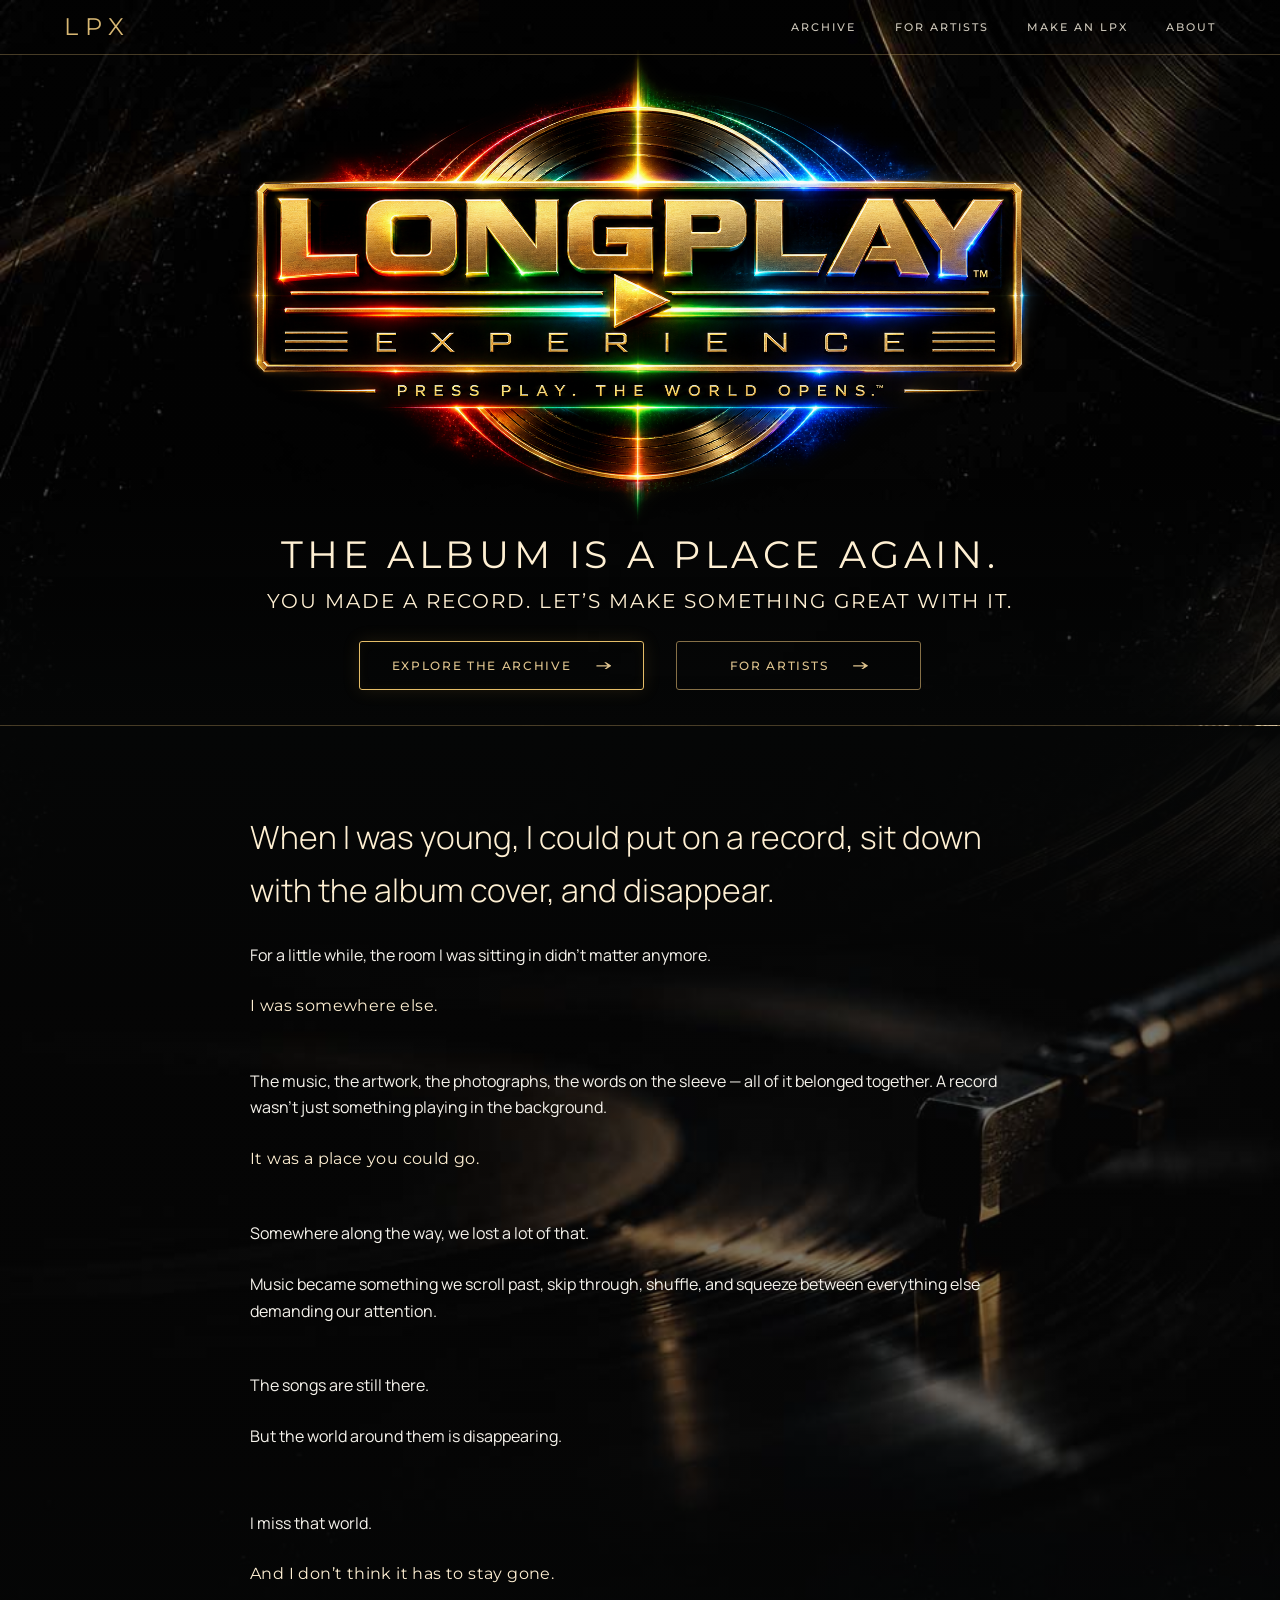
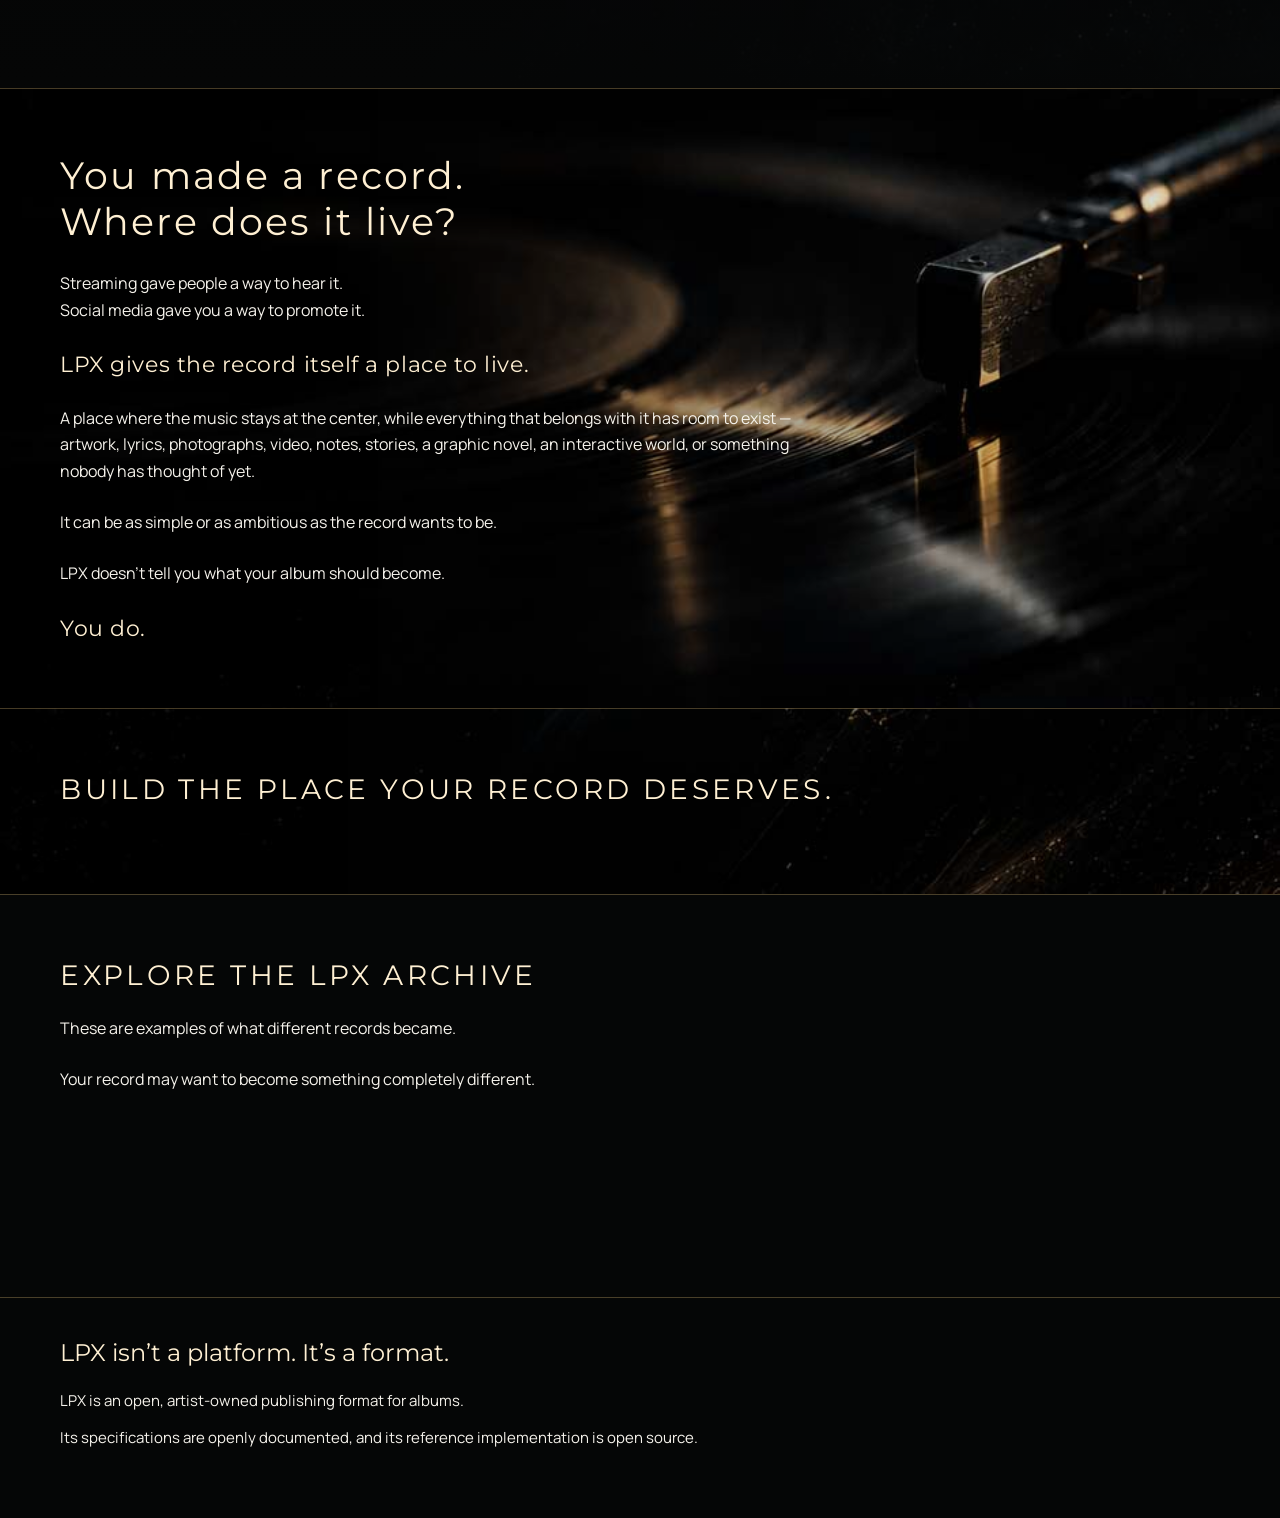
<file: index.html>
<!doctype html>
<html lang="en">
<head>
  <meta charset="utf-8">
  <meta name="viewport" content="width=device-width, initial-scale=1">
  <meta name="description" content="LPX is an open, artist-owned publishing format for albums. Give your record a place to live.">
  <meta name="theme-color" content="#080808">
  <title>LPX — The album is a place again.</title>
  <link rel="icon" type="image/png" href="images/favicon.png">
  <link rel="preconnect" href="https://fonts.googleapis.com">
  <link rel="preconnect" href="https://fonts.gstatic.com" crossorigin>
  <link href="https://fonts.googleapis.com/css2?family=Manrope:wght@300;400&family=Montserrat:wght@400;500&display=swap" rel="stylesheet">
  <link rel="stylesheet" href="styles.css">
</head>
<body>
  <a class="skip-link" href="#main">Skip to content</a>
  <header class="site-header">
    <a class="wordmark" href="#" aria-label="LPX home">LPX</a>
    <nav aria-label="Main navigation">
      <a href="archive.html">ARCHIVE</a>
      <a href="for-artists.html">FOR ARTISTS</a>
      <a href="make-an-lpx.html">MAKE AN LPX</a>
      <a href="#about">ABOUT</a>
    </nav>
  </header>
  <main id="main">
    <section class="hero" aria-labelledby="hero-heading">
      <img class="hero-logo" src="images/Longplay_2.png" width="1672" height="941" alt="Longplay Experience — Press play. The world opens." fetchpriority="high">
      <h1 id="hero-heading">THE ALBUM IS A PLACE AGAIN.</h1>
      <p>You made a record. Let’s make something great with it.</p>
      <div class="hero-actions">
        <a class="button" href="archive.html">EXPLORE THE ARCHIVE</a>
        <a class="button button-secondary" href="for-artists.html">FOR ARTISTS</a>
      </div>
    </section>
    <section class="story" aria-label="The world around a record">
      <div class="copy">
        <div class="passage">
          <p class="story-lead">When I was young, I could put on a record, sit down with the album cover, and disappear.</p>
          <p>For a little while, the room I was sitting in didn’t matter anymore.</p>
          <p class="emphasis">I was somewhere else.</p>
        </div>
        <div class="passage">
          <p>The music, the artwork, the photographs, the words on the sleeve — all of it belonged together. A record wasn’t just something playing in the background.</p>
          <p class="emphasis">It was a place you could go.</p>
        </div>
        <div class="passage">
          <p>Somewhere along the way, we lost a lot of that.</p>
          <p>Music became something we scroll past, skip through, shuffle, and squeeze between everything else demanding our attention.</p>
        </div>
        <div class="passage">
          <p>The songs are still there.</p>
          <p>But the world around them is disappearing.</p>
        </div>
        <div class="passage story-ending">
          <p>I miss that world.</p>
          <p class="emphasis">And I don’t think it has to stay gone.</p>
        </div>
      </div>
    </section>
    <section class="explanation section" aria-labelledby="record-heading">
      <div class="copy">
        <h2 id="record-heading">You made a record.<br>Where does it live?</h2>
        <p>Streaming gave people a way to hear it.<br>Social media gave you a way to promote it.</p>
        <p class="emphasis statement">LPX gives the record itself a place to live.</p>
        <p>A place where the music stays at the center, while everything that belongs with it has room to exist — artwork, lyrics, photographs, video, notes, stories, a graphic novel, an interactive world, or something nobody has thought of yet.</p>
        <p>It can be as simple or as ambitious as the record wants to be.</p>
        <p class="closing">LPX doesn’t tell you what your album should become.</p>
        <p class="emphasis statement">You do.</p>
      </div>
    </section>
    <section id="artists" class="artists section" aria-labelledby="artists-heading">
      <div class="copy">
        <h2 id="artists-heading" class="uppercase-heading">BUILD THE PLACE YOUR RECORD DESERVES.</h2>
      </div>
    </section>
    <section id="archive" class="archive section" aria-labelledby="archive-heading">
      <div class="copy">
        <h2 id="archive-heading" class="uppercase-heading">EXPLORE THE LPX ARCHIVE</h2>
        <p>These are examples of what different records became.</p>
        <p>Your record may want to become something completely different.</p>
        <div class="archive-space" aria-hidden="true"></div>
      </div>
    </section>
    <section id="about" class="about" aria-labelledby="about-heading">
      <div class="copy">
        <h2 id="about-heading">LPX isn’t a platform. It’s a format.</h2>
        <p>LPX is an open, artist-owned publishing format for albums.</p>
        <p>Its specifications are openly documented, and its reference implementation is open source.</p>
      </div>
    </section>
  </main>
</body>
</html>
</file>
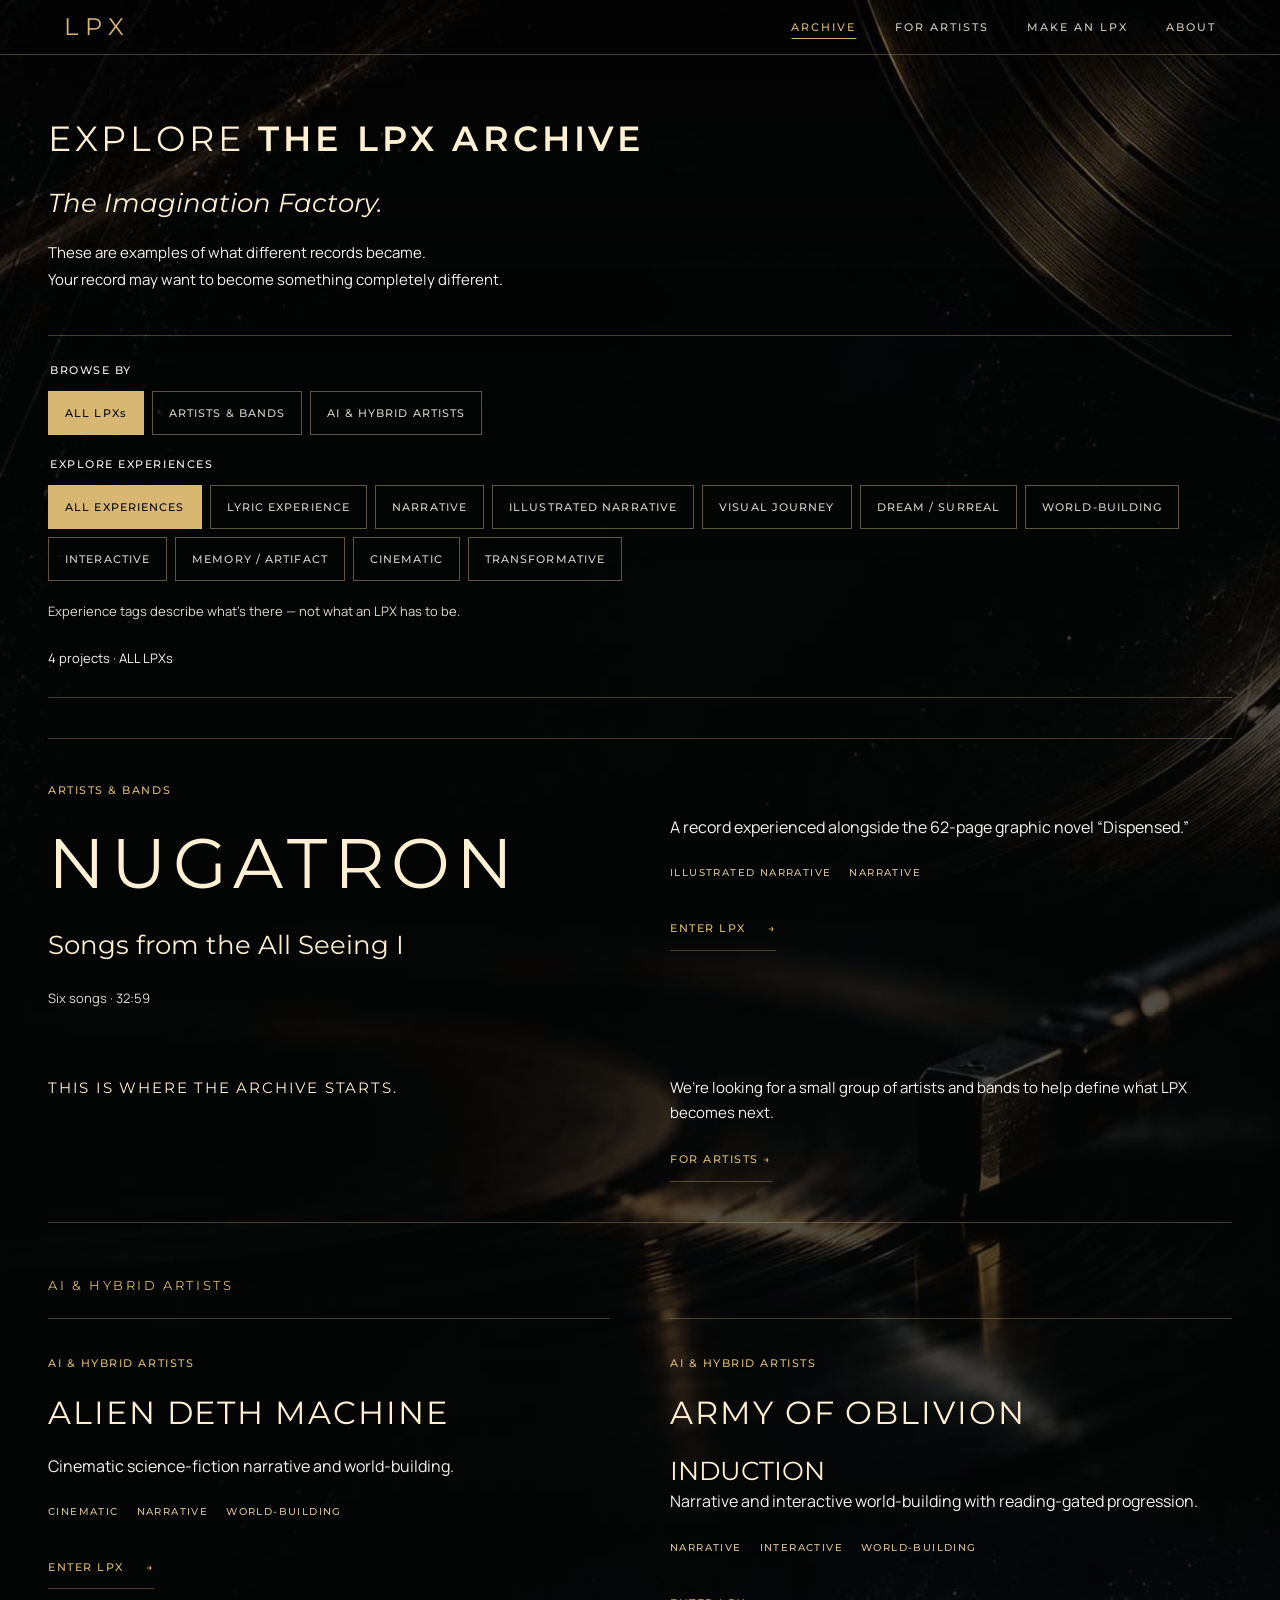
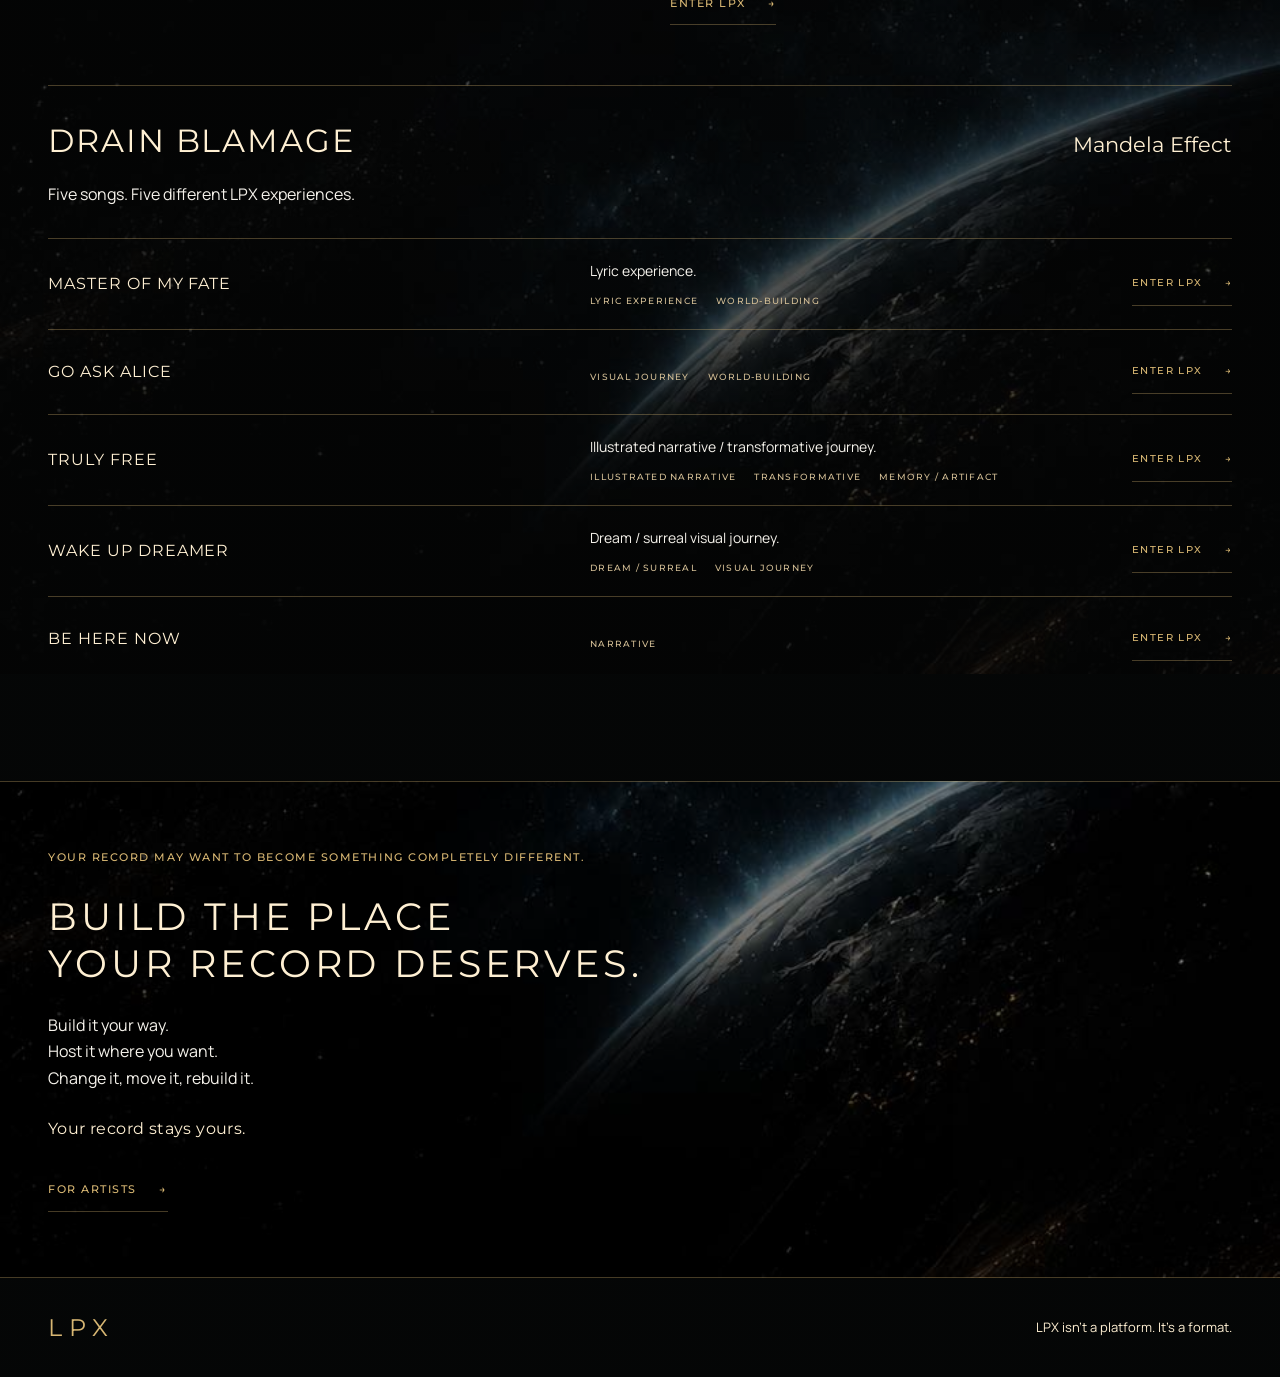
<file: archive.html>
<!doctype html>
<html lang="en">
<head>
  <meta charset="utf-8">
  <meta name="viewport" content="width=device-width, initial-scale=1">
  <meta name="description" content="Explore the LPX Archive. Different records become different places. Enter album experiences by artists, bands, and AI & hybrid artists.">
  <meta name="theme-color" content="#050606">
  <title>Archive — LPX</title>
  <link rel="icon" type="image/png" href="images/favicon.png">
  <link rel="preconnect" href="https://fonts.googleapis.com">
  <link rel="preconnect" href="https://fonts.gstatic.com" crossorigin>
  <link href="https://fonts.googleapis.com/css2?family=Manrope:wght@300;400&family=Montserrat:ital,wght@0,400;0,500;0,600;1,400&display=swap" rel="stylesheet">
  <link rel="stylesheet" href="styles.css">
  <link rel="stylesheet" href="archive.css">
  <script src="archive.js" defer></script>
</head>
<body class="archive-page">
  <a class="skip-link" href="#main">Skip to content</a>
  <header class="site-header">
    <a class="wordmark" href="index.html" aria-label="LPX home">LPX</a>
    <nav aria-label="Main navigation">
      <a href="archive.html" aria-current="page">ARCHIVE</a>
      <a href="for-artists.html">FOR ARTISTS</a>
      <a href="make-an-lpx.html">MAKE AN LPX</a>
      <a href="index.html#about">ABOUT</a>
    </nav>
  </header>
  <main id="main">
    <header class="archive-intro gallery-width">
      <h1>EXPLORE <strong>THE LPX ARCHIVE</strong></h1>
      <p class="intro-statement"><em>The Imagination Factory.</em></p>
      <p>These are examples of what different records became.<br>Your record may want to become something completely different.</p>
    </header>
    <div class="gallery-width">
      <section class="filters" aria-label="Filter the Archive" hidden>
        <fieldset>
          <legend>BROWSE BY</legend>
          <div class="filter-options" id="context-filters"></div>
        </fieldset>
        <fieldset>
          <legend>EXPLORE EXPERIENCES</legend>
          <div class="filter-options" id="experience-filters"></div>
        </fieldset>
        <p class="filter-note">Experience tags describe what’s there — not what an LPX has to be.</p>
        <div class="filter-status">
          <p id="result-status" role="status" aria-live="polite" aria-atomic="true"></p>
          <button id="clear-experience" class="text-button" type="button" hidden>CLEAR EXPERIENCE FILTER</button>
        </div>
      </section>
      <div id="archive-results"></div>
      <noscript><p>Enable JavaScript to explore the Archive and use its filters.</p></noscript>
    </div>
    <section class="archive-invitation" aria-labelledby="invitation-heading">
      <div class="gallery-width">
        <p class="eyebrow">YOUR RECORD MAY WANT TO BECOME SOMETHING COMPLETELY DIFFERENT.</p>
        <h2 id="invitation-heading">BUILD THE PLACE<br>YOUR RECORD DESERVES.</h2>
        <p>Build it your way.<br>Host it where you want.<br>Change it, move it, rebuild it.</p>
        <p class="emphasis">Your record stays yours.</p>
        <a class="entry-link" href="for-artists.html">FOR ARTISTS <span aria-hidden="true">→</span></a>
      </div>
    </section>
  </main>
  <footer class="archive-footer gallery-width">
    <a class="wordmark" href="index.html" aria-label="LPX home">LPX</a>
    <a href="index.html#about">LPX isn’t a platform. It’s a format.</a>
  </footer>
</body>
</html>
</file>
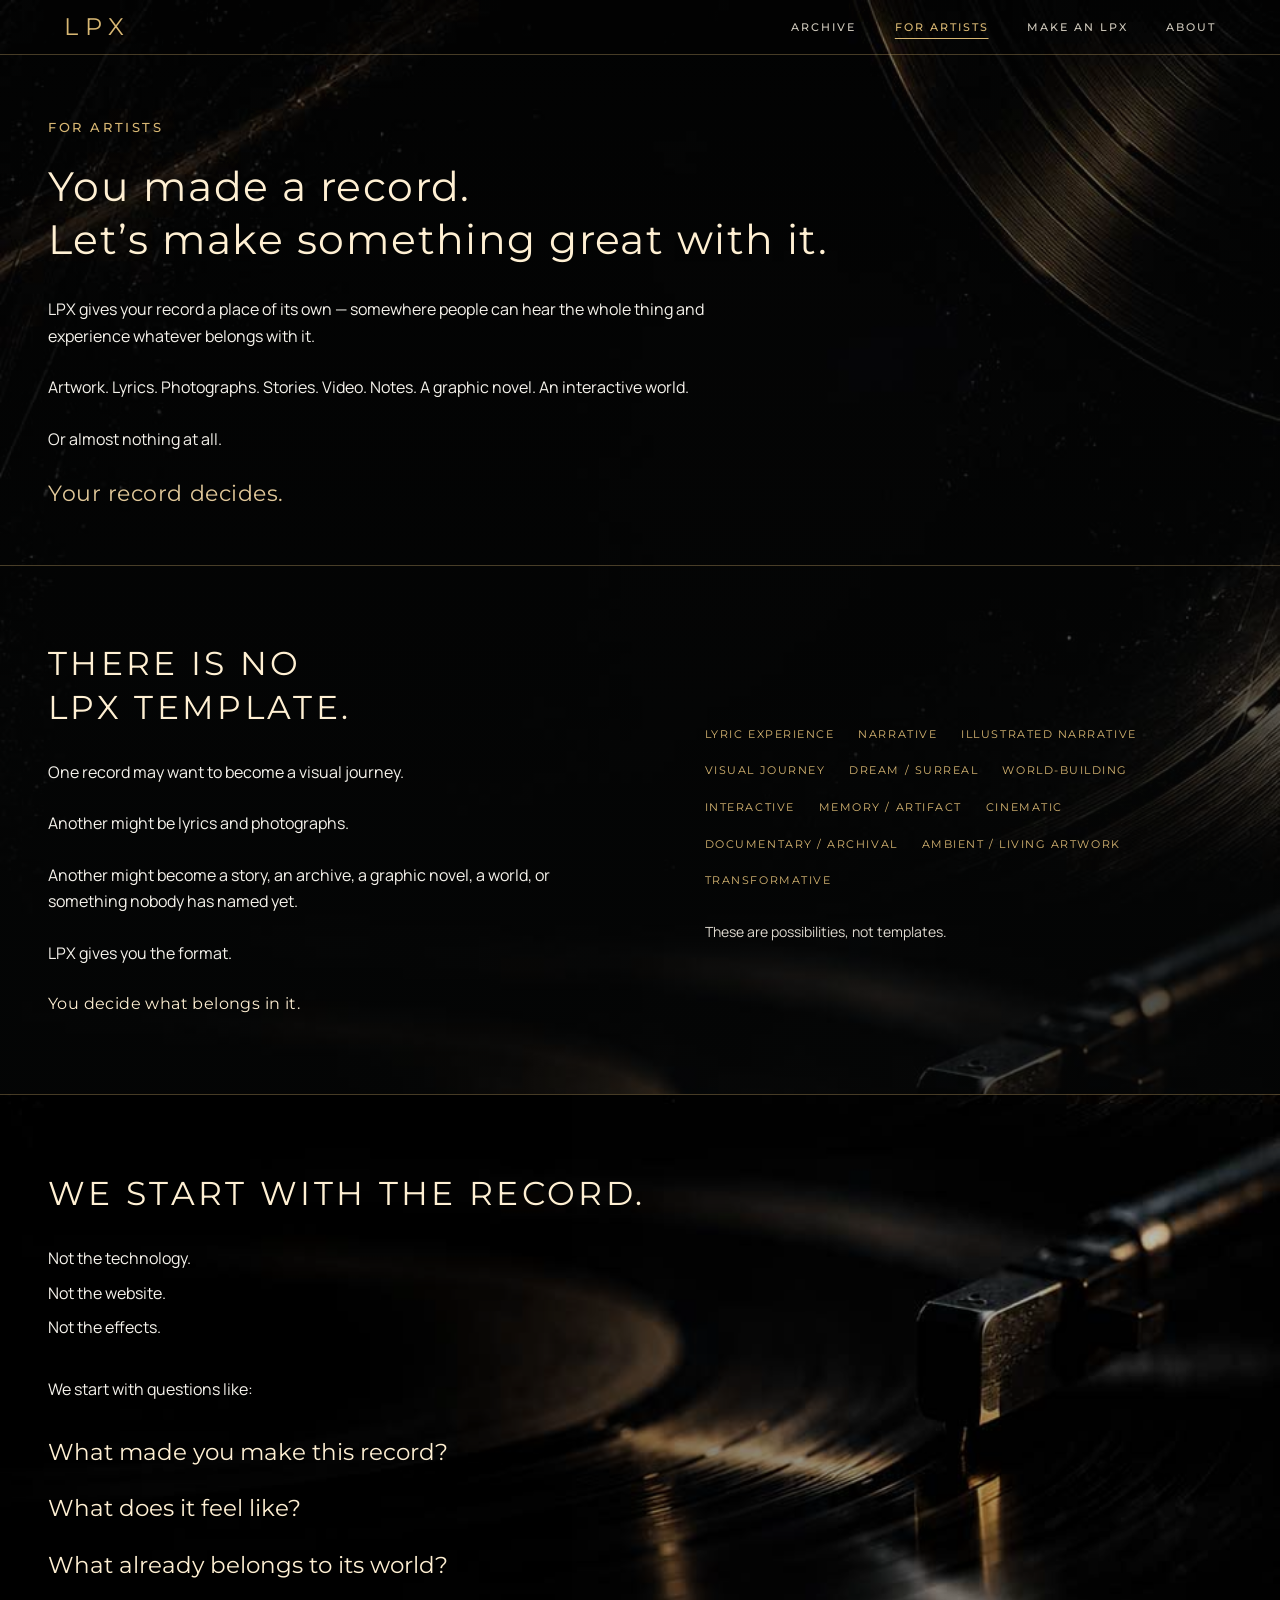
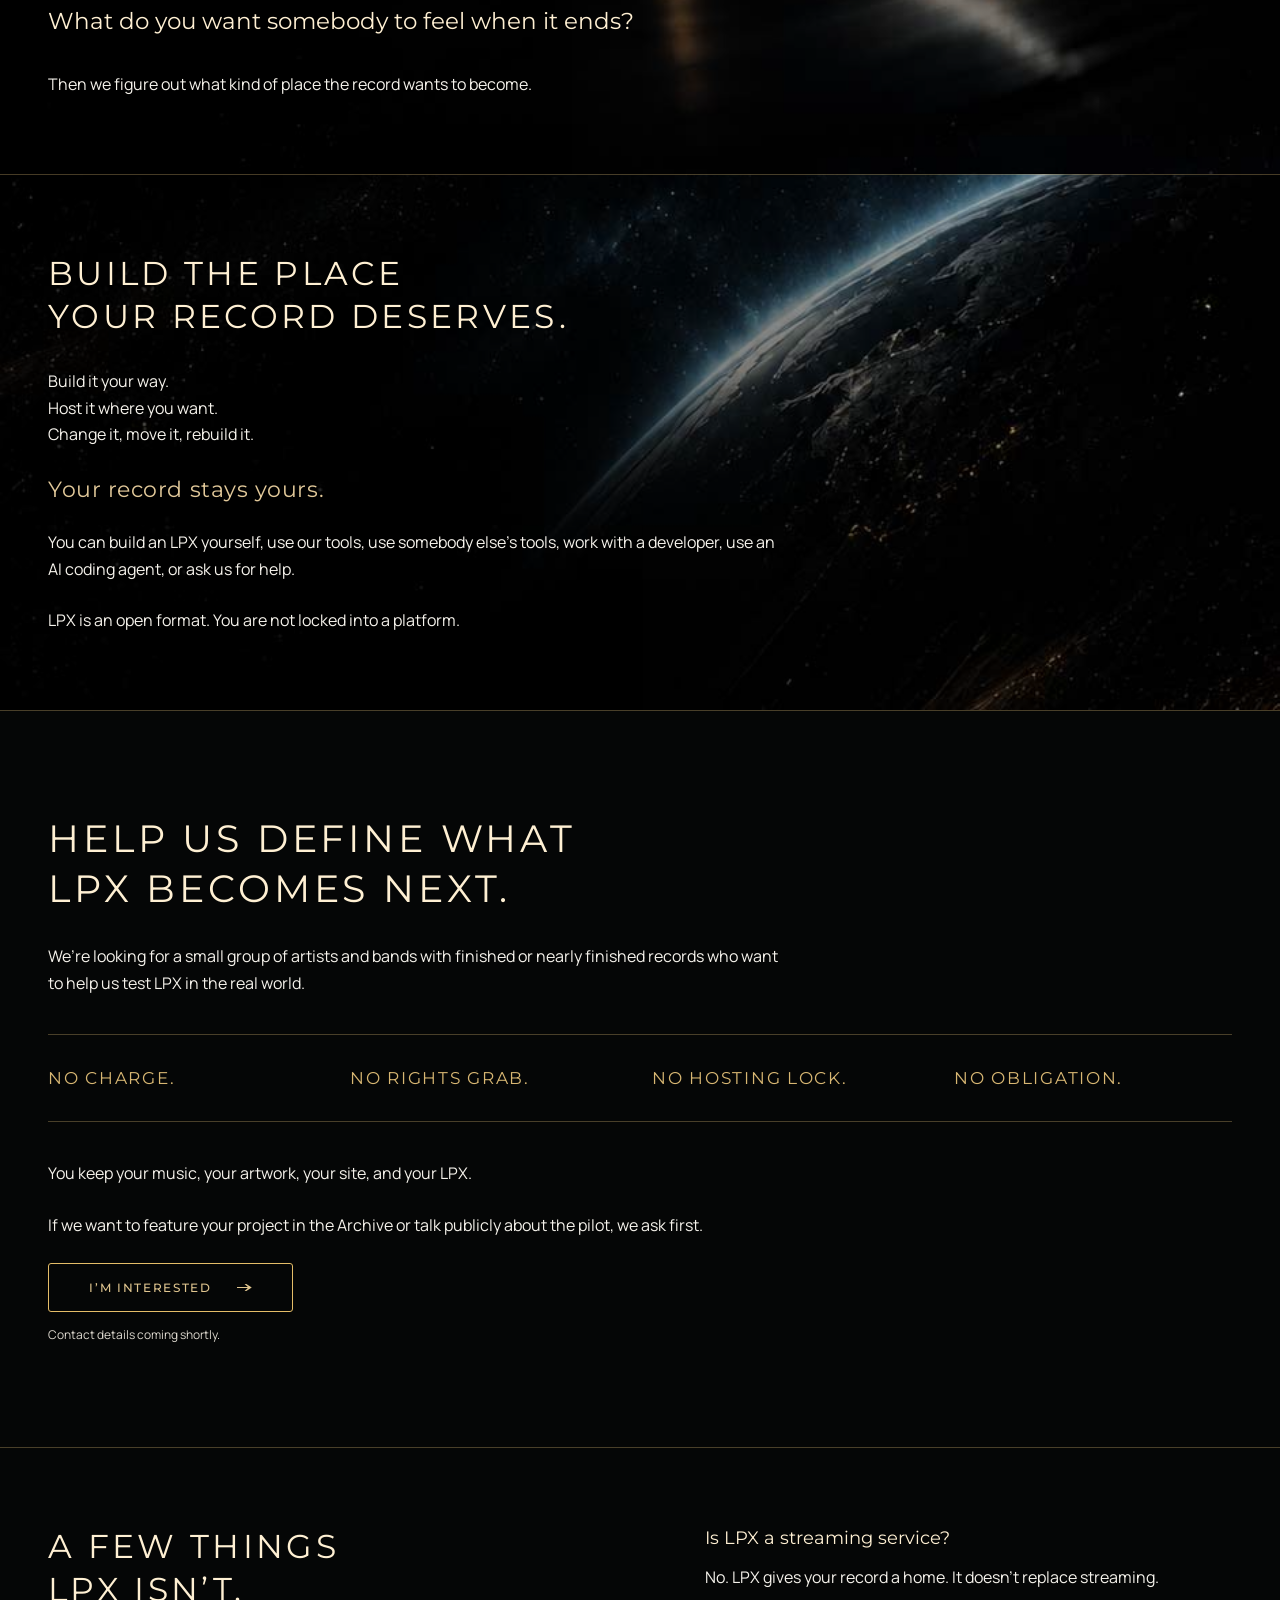
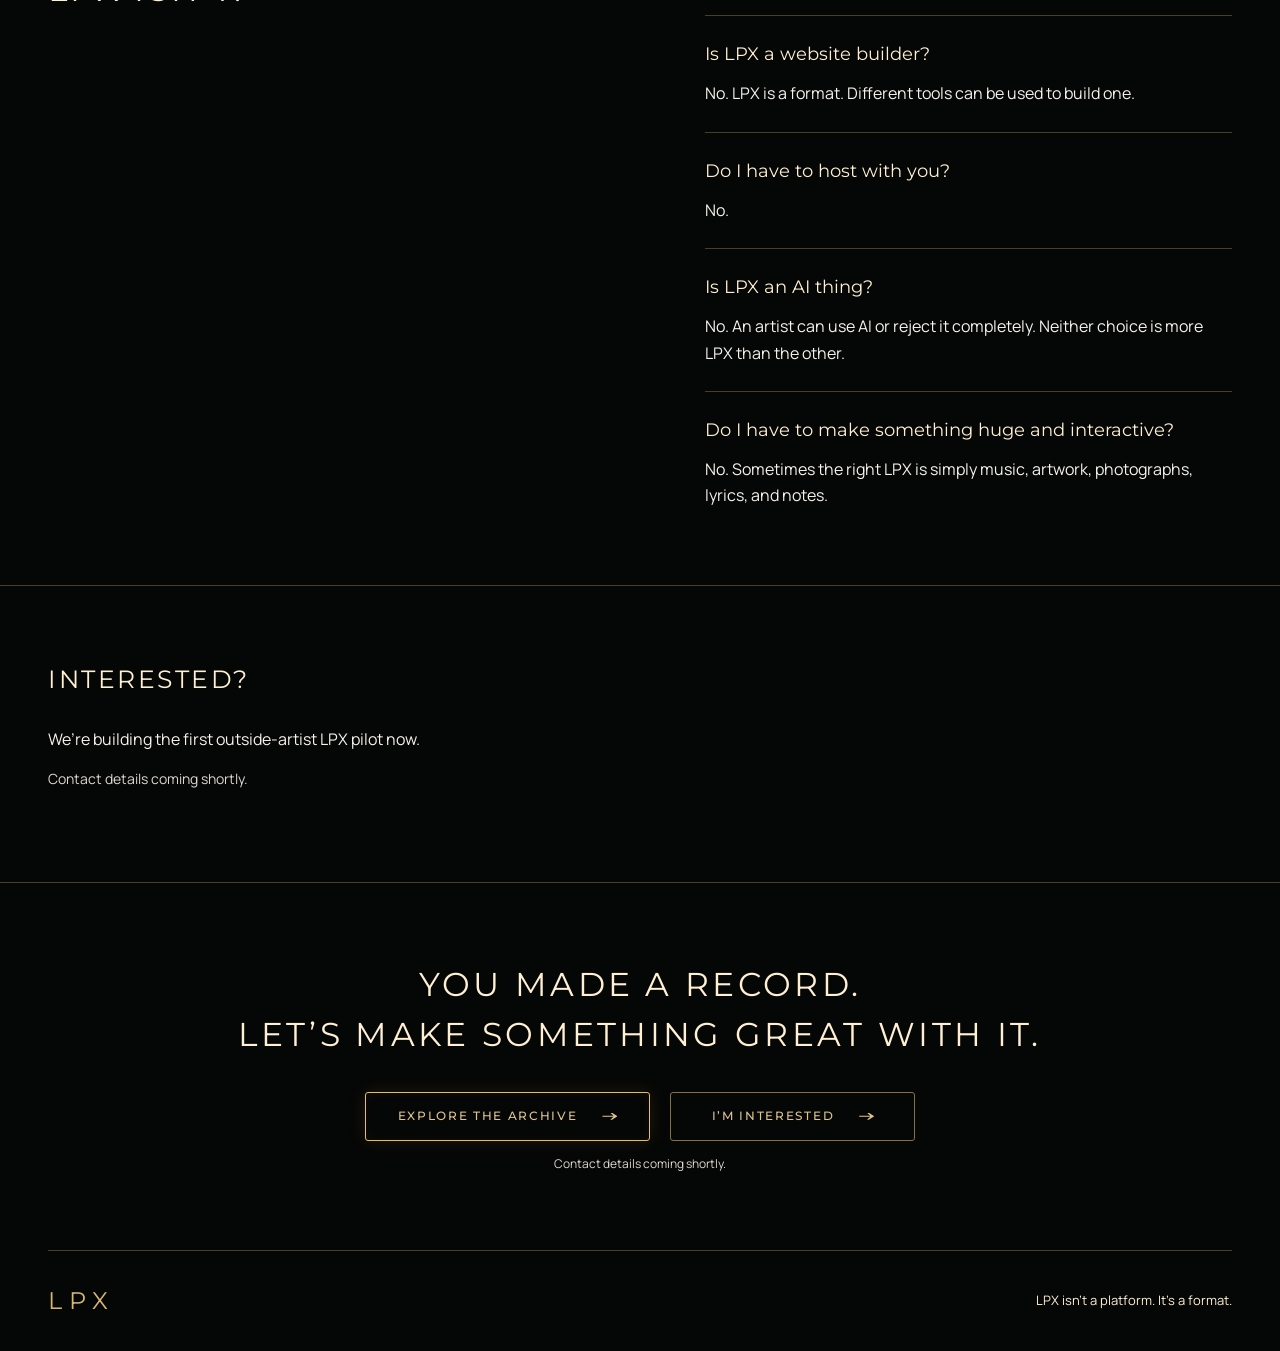
<file: for-artists.html>
<!doctype html>
<html lang="en">
<head>
  <meta charset="utf-8">
  <meta name="viewport" content="width=device-width, initial-scale=1">
  <meta name="description" content="You made a record. Let’s make something great with it. Explore what LPX could mean for your album and help define what comes next.">
  <meta name="theme-color" content="#050606">
  <title>For Artists — LPX</title>
  <link rel="icon" type="image/png" href="images/favicon.png">
  <link rel="preconnect" href="https://fonts.googleapis.com">
  <link rel="preconnect" href="https://fonts.gstatic.com" crossorigin>
  <link href="https://fonts.googleapis.com/css2?family=Manrope:wght@300;400&family=Montserrat:wght@400;500&display=swap" rel="stylesheet">
  <link rel="stylesheet" href="styles.css">
  <link rel="stylesheet" href="for-artists.css">
</head>
<body class="for-artists-page">
  <a class="skip-link" href="#main">Skip to content</a>
  <header class="site-header">
    <a class="wordmark" href="index.html" aria-label="LPX home">LPX</a>
    <nav aria-label="Main navigation">
      <a href="archive.html">ARCHIVE</a>
      <a href="for-artists.html" aria-current="page">FOR ARTISTS</a>
      <a href="make-an-lpx.html">MAKE AN LPX</a>
      <a href="index.html#about">ABOUT</a>
    </nav>
  </header>
  <main id="main">
    <section class="artist-intro artist-width" aria-labelledby="artist-heading">
      <h1 id="artist-heading">FOR ARTISTS</h1>
      <p class="artist-lead">You made a record.<br>Let’s make something great with it.</p>
      <div class="artist-copy">
        <p>LPX gives your record a place of its own — somewhere people can hear the whole thing and experience whatever belongs with it.</p>
        <p>Artwork. Lyrics. Photographs. Stories. Video. Notes. A graphic novel. An interactive world.</p>
        <p>Or almost nothing at all.</p>
        <p class="emphasis statement">Your record decides.</p>
      </div>
    </section>
    <section class="artist-section" aria-labelledby="possibility-heading">
      <div class="artist-width artist-columns">
        <div>
          <h2 id="possibility-heading">THERE IS NO<br>LPX TEMPLATE.</h2>
          <div class="artist-copy">
            <p>One record may want to become a visual journey.</p>
            <p>Another might be lyrics and photographs.</p>
            <p>Another might become a story, an archive, a graphic novel, a world, or something nobody has named yet.</p>
            <p>LPX gives you the format.</p>
            <p class="emphasis">You decide what belongs in it.</p>
          </div>
        </div>
        <div class="possibilities">
          <ul class="vocabulary" aria-label="Creative possibilities">
            <li>LYRIC EXPERIENCE</li><li>NARRATIVE</li><li>ILLUSTRATED NARRATIVE</li>
            <li>VISUAL JOURNEY</li><li>DREAM / SURREAL</li><li>WORLD-BUILDING</li>
            <li>INTERACTIVE</li><li>MEMORY / ARTIFACT</li><li>CINEMATIC</li>
            <li>DOCUMENTARY / ARCHIVAL</li><li>AMBIENT / LIVING ARTWORK</li><li>TRANSFORMATIVE</li>
          </ul>
          <p class="quiet-note">These are possibilities, not templates.</p>
        </div>
      </div>
    </section>
    <section class="artist-section creative-process" aria-labelledby="process-heading">
      <div class="artist-width">
        <h2 id="process-heading">WE START WITH THE RECORD.</h2>
        <div class="artist-copy">
          <div class="process-opening">
            <p>Not the technology.</p>
            <p>Not the website.</p>
            <p>Not the effects.</p>
          </div>
          <p>We start with questions like:</p>
          <div class="record-questions">
            <p>What made you make this record?</p>
            <p>What does it feel like?</p>
            <p>What already belongs to its world?</p>
            <p>What do you want somebody to feel when it ends?</p>
          </div>
          <p>Then we figure out what kind of place the record wants to become.</p>
        </div>
      </div>
    </section>
    <section class="artist-section artist-ownership" aria-labelledby="ownership-heading">
      <div class="artist-width">
        <h2 id="ownership-heading">BUILD THE PLACE<br>YOUR RECORD DESERVES.</h2>
        <div class="artist-copy">
          <p>Build it your way.<br>Host it where you want.<br>Change it, move it, rebuild it.</p>
          <p class="emphasis statement">Your record stays yours.</p>
          <p>You can build an LPX yourself, use our tools, use somebody else’s tools, work with a developer, use an AI coding agent, or ask us for help.</p>
          <p>LPX is an open format. You are not locked into a platform.</p>
        </div>
      </div>
    </section>
    <section class="artist-section pilot-invitation" aria-labelledby="pilot-heading">
      <div class="artist-width">
        <h2 id="pilot-heading">HELP US DEFINE WHAT<br>LPX BECOMES NEXT.</h2>
        <p class="artist-copy">We’re looking for a small group of artists and bands with finished or nearly finished records who want to help us test LPX in the real world.</p>
        <ul class="pilot-trust" aria-label="Pilot commitments">
          <li>NO CHARGE.</li><li>NO RIGHTS GRAB.</li><li>NO HOSTING LOCK.</li><li>NO OBLIGATION.</li>
        </ul>
        <div class="artist-copy">
          <p>You keep your music, your artwork, your site, and your LPX.</p>
          <p>If we want to feature your project in the Archive or talk publicly about the pilot, we ask first.</p>
          <a class="button" href="#contact" aria-describedby="pilot-contact-note">I’M INTERESTED</a>
          <p class="quiet-note cta-note" id="pilot-contact-note">Contact details coming shortly.</p>
        </div>
      </div>
    </section>
    <section class="artist-section artist-faq" aria-labelledby="faq-heading">
      <div class="artist-width artist-columns">
        <h2 id="faq-heading">A FEW THINGS<br>LPX ISN’T.</h2>
        <div class="faq-answers">
          <div class="faq-answer">
            <h3>Is LPX a streaming service?</h3>
            <p>No. LPX gives your record a home. It doesn’t replace streaming.</p>
          </div>
          <div class="faq-answer">
            <h3>Is LPX a website builder?</h3>
            <p>No. LPX is a format. Different tools can be used to build one.</p>
          </div>
          <div class="faq-answer">
            <h3>Do I have to host with you?</h3>
            <p>No.</p>
          </div>
          <div class="faq-answer">
            <h3>Is LPX an AI thing?</h3>
            <p>No. An artist can use AI or reject it completely. Neither choice is more LPX than the other.</p>
          </div>
          <div class="faq-answer">
            <h3>Do I have to make something huge and interactive?</h3>
            <p>No. Sometimes the right LPX is simply music, artwork, photographs, lyrics, and notes.</p>
          </div>
        </div>
      </div>
    </section>
    <section id="contact" class="artist-section artist-contact" aria-labelledby="contact-heading" tabindex="-1">
      <div class="artist-width">
        <h2 id="contact-heading">INTERESTED?</h2>
        <p>We’re building the first outside-artist LPX pilot now.</p>
        <p class="quiet-note">Contact details coming shortly.</p>
      </div>
    </section>
    <section class="artist-section artist-close" aria-labelledby="close-heading">
      <div class="artist-width">
        <h2 id="close-heading">YOU MADE A RECORD.<br>LET’S MAKE SOMETHING GREAT WITH IT.</h2>
        <div class="artist-actions">
          <a class="button" href="archive.html">EXPLORE THE ARCHIVE</a>
          <a class="button button-secondary" href="#contact" aria-describedby="close-contact-note">I’M INTERESTED</a>
        </div>
        <p class="quiet-note cta-note" id="close-contact-note">Contact details coming shortly.</p>
      </div>
    </section>
  </main>
  <footer class="artist-footer artist-width">
    <a class="wordmark" href="index.html" aria-label="LPX home">LPX</a>
    <a href="index.html#about">LPX isn’t a platform. It’s a format.</a>
  </footer>
</body>
</html>
</file>
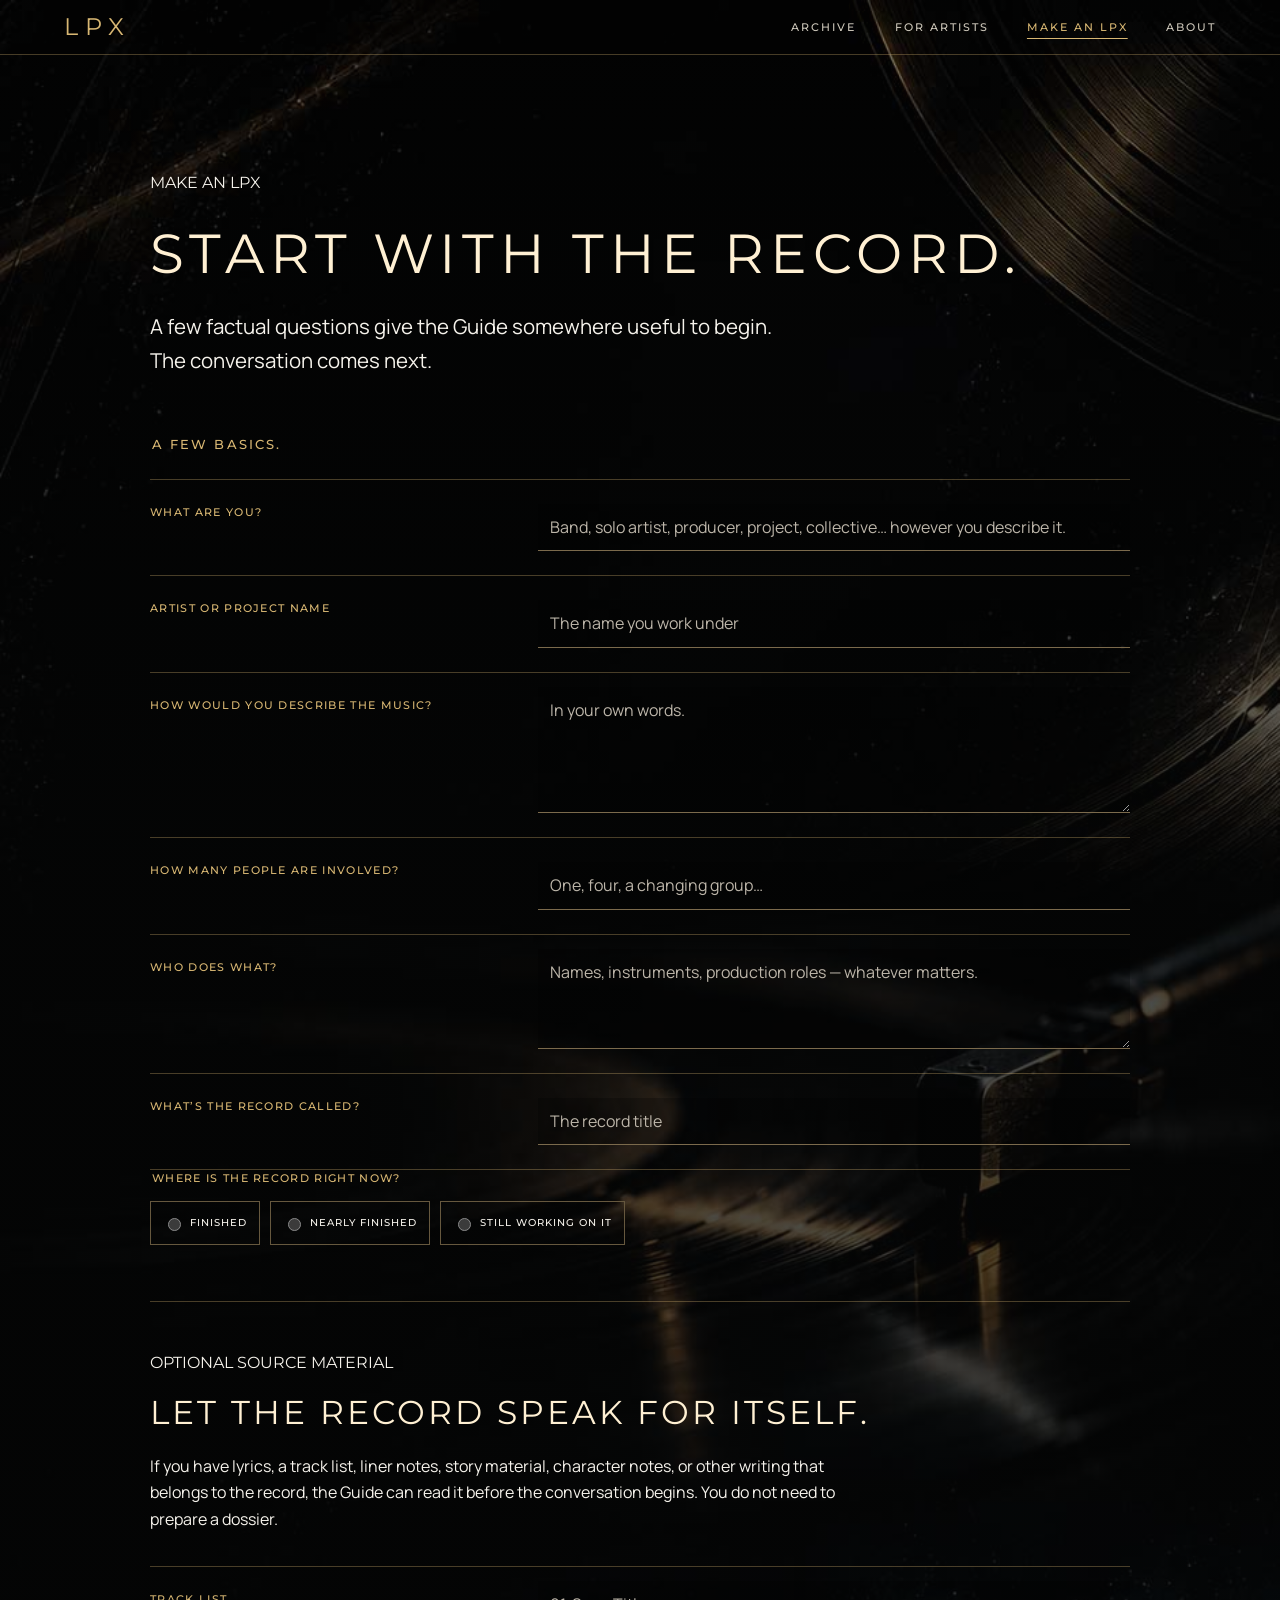
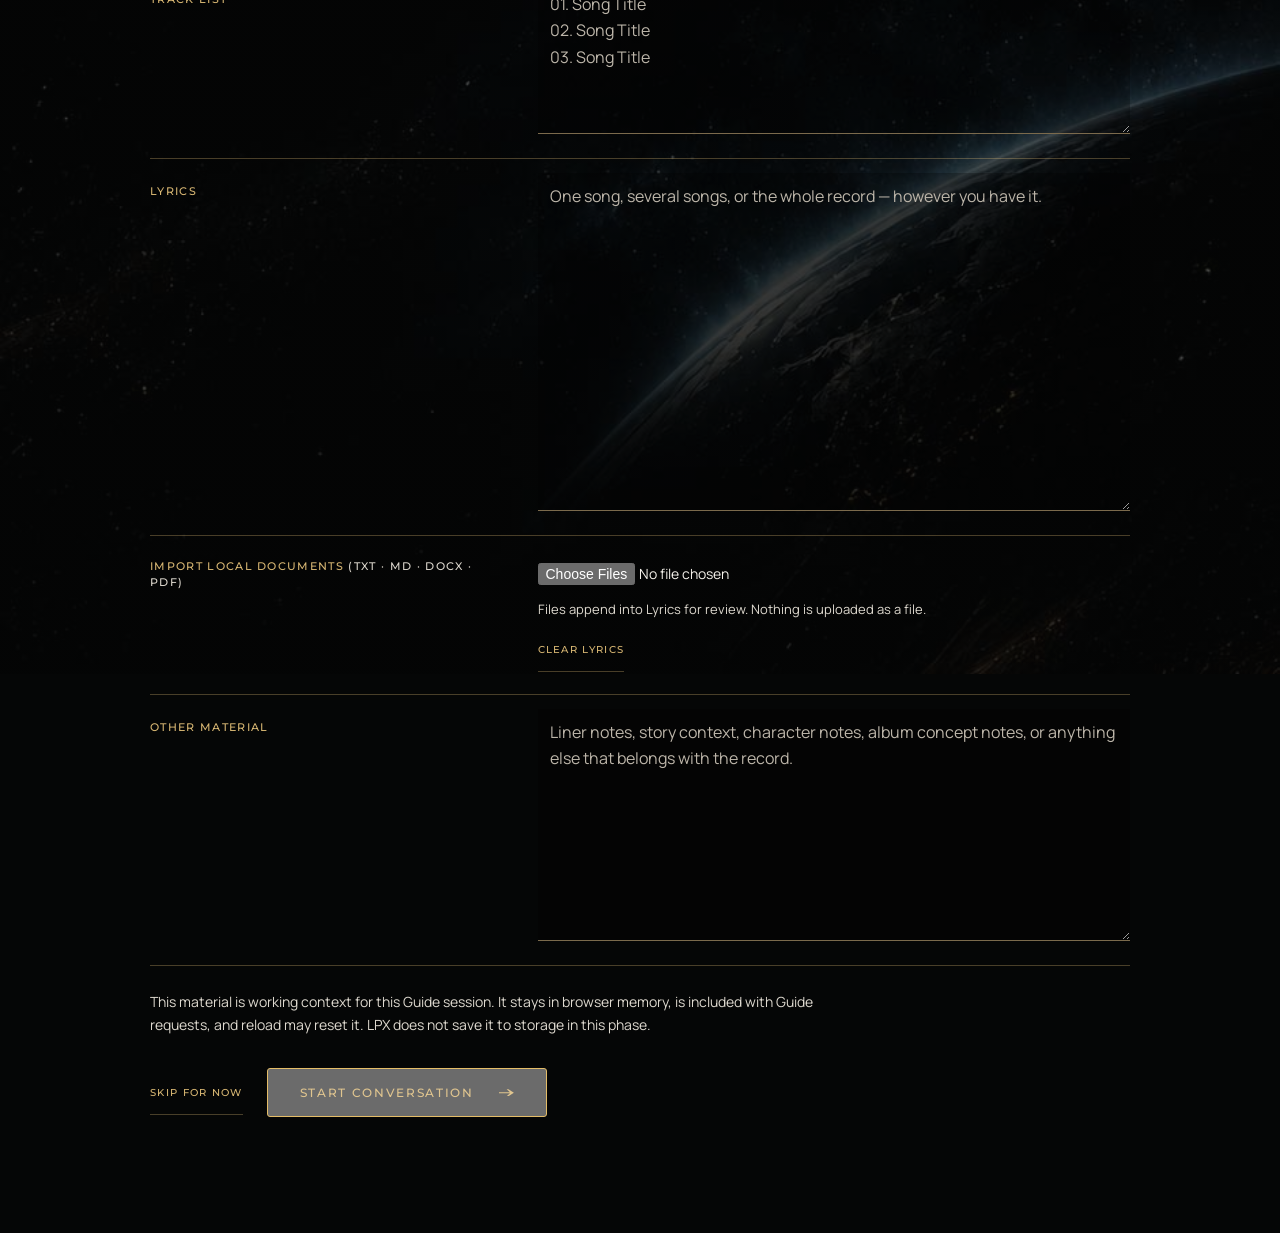
<file: guide.html>
<!doctype html>
<html lang="en">
<head>
  <meta charset="utf-8">
  <meta name="viewport" content="width=device-width, initial-scale=1">
  <meta name="description" content="Start with the record. The LPX Guide is a text conversation for discovering what belongs with your music.">
  <meta name="theme-color" content="#050606">
  <title>LPX Guide — Start with the record</title>
  <link rel="icon" type="image/png" href="images/favicon.png">
  <link rel="preconnect" href="https://fonts.googleapis.com">
  <link rel="preconnect" href="https://fonts.gstatic.com" crossorigin>
  <link href="https://fonts.googleapis.com/css2?family=Manrope:wght@300;400&family=Montserrat:wght@400;500&display=swap" rel="stylesheet">
  <link rel="stylesheet" href="styles.css">
  <link rel="stylesheet" href="guide.css">
  <script src="vendor/mammoth.browser.min.js"></script>
  <script type="module" src="guide.js"></script>
</head>
<body class="guide-page">
  <a class="skip-link" href="#main">Skip to content</a>
  <header class="site-header">
    <a class="wordmark" href="index.html" aria-label="LPX home">LPX</a>
    <nav aria-label="Main navigation">
      <a href="archive.html">ARCHIVE</a>
      <a href="for-artists.html">FOR ARTISTS</a>
      <a href="make-an-lpx.html" aria-current="page">MAKE AN LPX</a>
      <a href="index.html#about">ABOUT</a>
    </nav>
  </header>
  <main id="main" class="guide-width">
    <section id="basics-stage" class="guide-intro" aria-labelledby="guide-heading">
      <p class="eyebrow">MAKE AN LPX</p>
      <h1 id="guide-heading">START WITH THE RECORD.</h1>
      <p class="guide-lead">A few factual questions give the Guide somewhere useful to begin. The conversation comes next.</p>
      <form id="basics-form" novalidate>
        <fieldset>
          <legend>A FEW BASICS.</legend>
          <div class="basics-fields">
            <label>WHAT ARE YOU?<input name="identity" type="text" required maxlength="500" autocomplete="organization" placeholder="Band, solo artist, producer, project, collective… however you describe it."></label>
            <label>ARTIST OR PROJECT NAME<input name="name" type="text" required maxlength="500" autocomplete="organization" placeholder="The name you work under"></label>
            <label>HOW WOULD YOU DESCRIBE THE MUSIC?<textarea name="music" required maxlength="2000" rows="4" placeholder="In your own words."></textarea></label>
            <label>HOW MANY PEOPLE ARE INVOLVED?<input name="people" type="text" maxlength="200" inputmode="numeric" placeholder="One, four, a changing group…"></label>
            <label>WHO DOES WHAT?<textarea name="roles" maxlength="2000" rows="3" placeholder="Names, instruments, production roles — whatever matters."></textarea></label>
            <label>WHAT’S THE RECORD CALLED?<input name="record" type="text" required maxlength="500" placeholder="The record title"></label>
            <fieldset class="record-stage"><legend>WHERE IS THE RECORD RIGHT NOW?</legend><div>
              <label><input type="radio" name="stage" value="Finished" required> FINISHED</label>
              <label><input type="radio" name="stage" value="Nearly finished"> NEARLY FINISHED</label>
              <label><input type="radio" name="stage" value="Still working on it"> STILL WORKING ON IT</label>
            </div></fieldset>
          </div>
        </fieldset>
        <section class="source-material" aria-labelledby="source-heading">
          <p class="eyebrow">OPTIONAL SOURCE MATERIAL</p>
          <h2 id="source-heading">LET THE RECORD SPEAK FOR ITSELF.</h2>
          <p>If you have lyrics, a track list, liner notes, story material, character notes, or other writing that belongs to the record, the Guide can read it before the conversation begins. You do not need to prepare a dossier.</p>
          <div class="source-fields">
            <label for="track-list">TRACK LIST<textarea id="track-list" name="track_list" maxlength="20000" rows="5" placeholder="01. Song Title&#10;02. Song Title&#10;03. Song Title"></textarea></label>
            <label for="lyrics">LYRICS<textarea id="lyrics" name="lyrics" maxlength="100000" rows="12" placeholder="One song, several songs, or the whole record — however you have it."></textarea></label>
            <div class="local-import"><label for="lyrics-file">IMPORT LOCAL DOCUMENTS <span>(TXT · MD · DOCX · PDF)</span></label><input id="lyrics-file" type="file" multiple accept=".txt,.md,.docx,.pdf,text/plain,text/markdown,application/vnd.openxmlformats-officedocument.wordprocessingml.document,application/pdf"><p id="file-status" aria-live="polite">Files append into Lyrics for review. Nothing is uploaded as a file.</p><button id="clear-lyrics" class="text-button" type="button">CLEAR LYRICS</button></div>
            <label for="other-material">OTHER MATERIAL<textarea id="other-material" name="other_material" maxlength="50000" rows="8" placeholder="Liner notes, story context, character notes, album concept notes, or anything else that belongs with the record."></textarea></label>
          </div>
          <p class="source-note">This material is working context for this Guide session. It stays in browser memory, is included with Guide requests, and reload may reset it. LPX does not save it to storage in this phase.</p>
        </section>
        <p id="basics-error" class="form-error" role="alert" hidden></p>
        <div class="start-actions"><button id="skip-sources" class="text-button" type="submit">SKIP FOR NOW</button><button class="button" type="submit">START CONVERSATION</button></div>
      </form>
    </section>

    <section id="conversation-stage" class="conversation" aria-labelledby="conversation-heading" hidden>
      <header class="conversation-header">
        <div><p class="eyebrow">LPX GUIDE</p><h1 id="conversation-heading">THE RECORD IS HERE.</h1></div>
        <div class="conversation-actions"><button id="download-conversation" class="text-button" type="button" disabled>DOWNLOAD CONVERSATION</button><button id="start-over" class="text-button" type="button">START OVER</button></div>
      </header>
      <div id="messages" class="messages" aria-live="polite" aria-relevant="additions" aria-label="LPX Guide conversation"></div>
      <div id="thinking" class="thinking" hidden aria-live="polite">LPX GUIDE IS THINKING<span aria-hidden="true">…</span></div>
      <div id="request-error" class="request-error" role="alert" hidden><p></p><button id="retry" class="text-button" type="button">RETRY</button></div>
      <section id="brief-artifact" class="brief-artifact" hidden aria-live="polite"><p id="brief-state" class="eyebrow">CREATIVE EXPLORATION BRIEF — NOT LOCKED CANON</p><h2 id="brief-heading">Here is what I think we have.</h2><div id="brief-content"></div><div class="artifact-actions"><button id="lock-brief" class="button" type="button">LOCK CANONICAL CREATIVE BRIEF</button><button id="download-brief" class="button" type="button" hidden>DOWNLOAD CREATIVE BRIEF (.MD)</button><button id="download-project" class="text-button" type="button" hidden>DOWNLOAD LPX PROJECT FILE (.LPX.JSON)</button></div></section>
      <div id="brief-progress" class="thinking" hidden aria-live="polite">PREPARING YOUR LPX CREATIVE BRIEF<span aria-hidden="true">…</span></div>
      <div id="brief-error" class="request-error" role="alert" hidden><p></p><button id="retry-brief" class="text-button" type="button">RETRY CREATIVE BRIEF</button></div>
      <form id="message-form" class="message-form">
        <label for="artist-message">ARTIST</label>
        <textarea id="artist-message" name="message" maxlength="5000" rows="4" placeholder="Say what’s on your mind about the record." disabled></textarea>
        <div class="composer-attachment"><label class="text-button" for="source-image">ADD IMAGES / ARTWORK</label><input id="source-image" type="file" accept="image/jpeg,image/png,image/webp" multiple><p id="image-status" aria-live="polite">JPEG, PNG, or WebP · up to 4 MB each</p></div>
        <textarea id="image-note" class="image-note" maxlength="1000" rows="2" placeholder="Optional context for this visual batch — what should the Guide know?"></textarea>
        <div id="image-queue" class="image-queue" aria-live="polite" hidden></div>
        <div class="composer-attachment audio-attachment"><label class="text-button" for="source-audio">ADD RECORDING</label><input id="source-audio" type="file" accept="audio/mpeg,.mp3" multiple><p id="audio-status" aria-live="polite">MP3 · up to 25 MB each</p><button id="listen-audio" class="text-button" type="button" disabled>LISTEN TO RECORDINGS</button></div>
        <div id="audio-queue" class="audio-queue" aria-live="polite" hidden></div>
        <textarea id="audio-note" class="image-note" maxlength="1000" rows="2" placeholder="Optional recording context — what should the Guide know?" disabled></textarea>
        <div class="message-controls"><p>ENTER TO SEND · SHIFT + ENTER FOR A NEW LINE</p><button id="send" class="button" type="submit" disabled>SEND</button></div>
      </form>
    </section>
  </main>
</body>
</html>
</file>
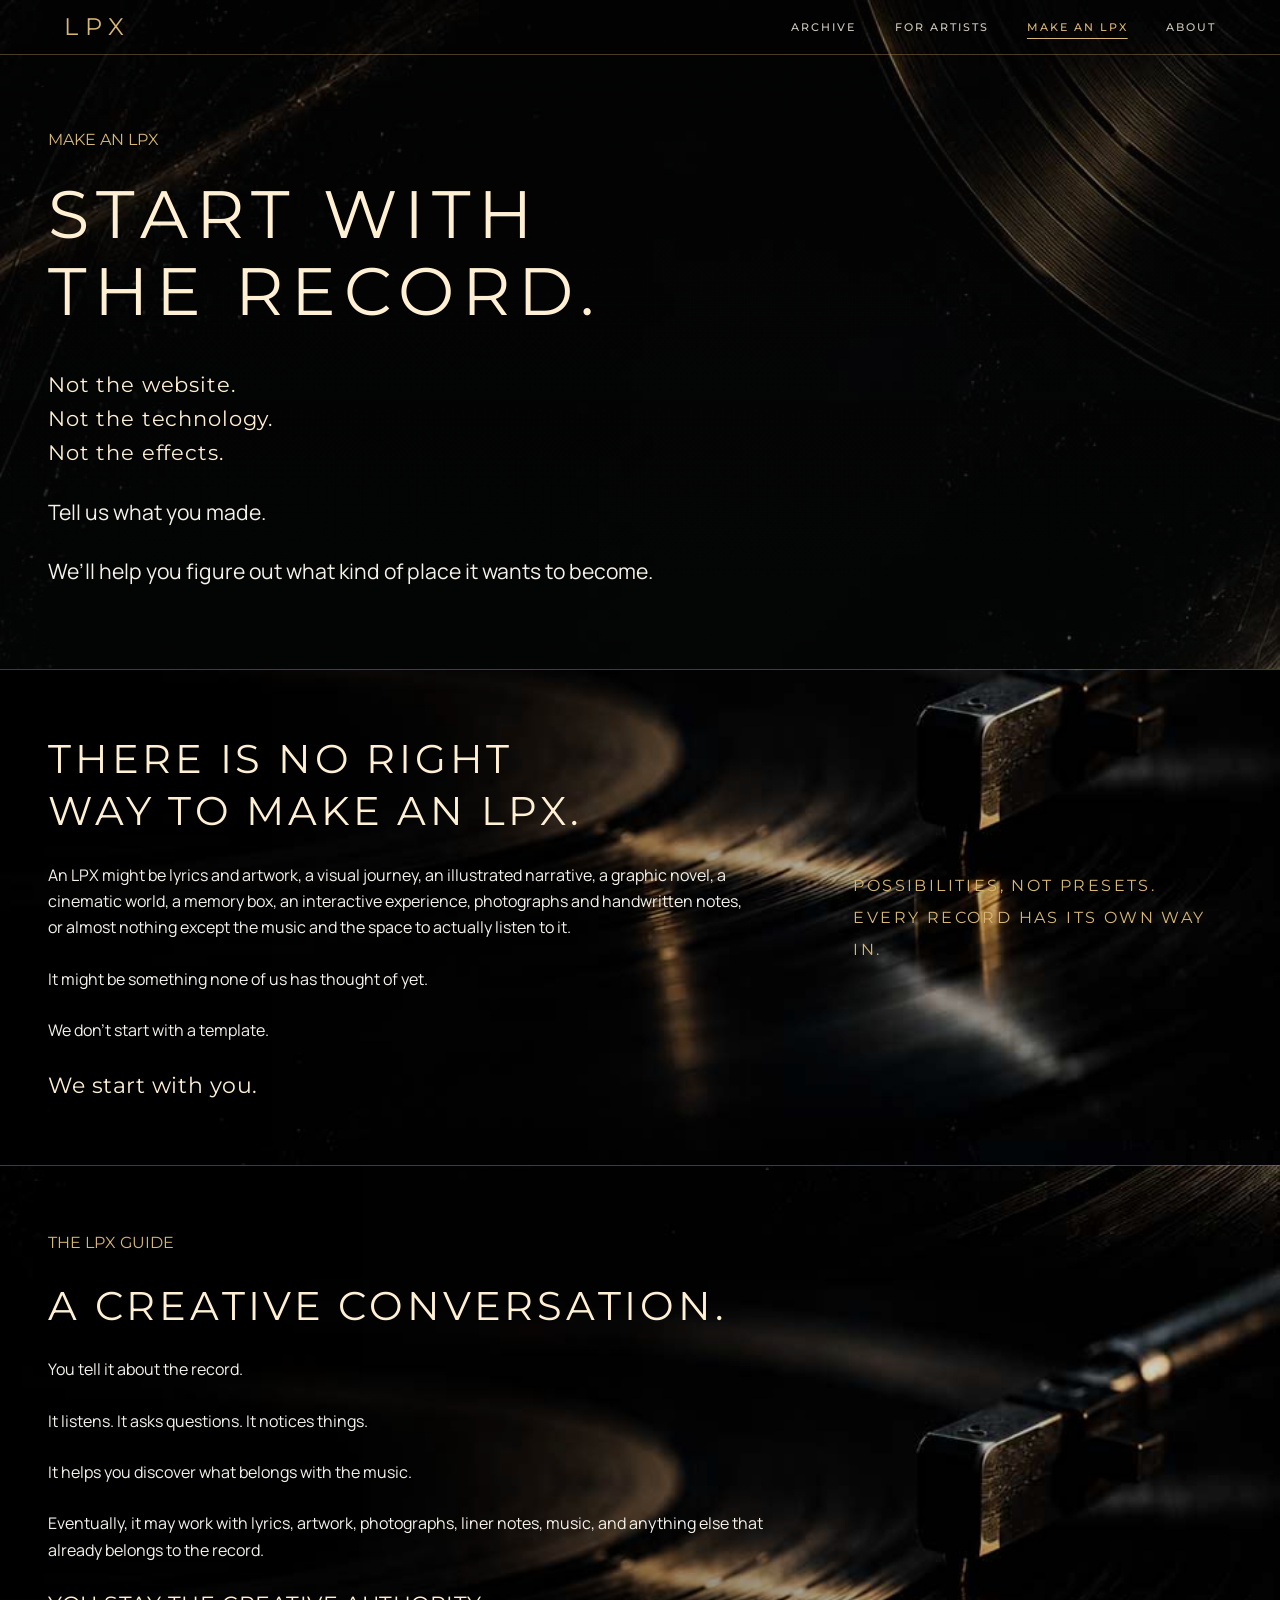
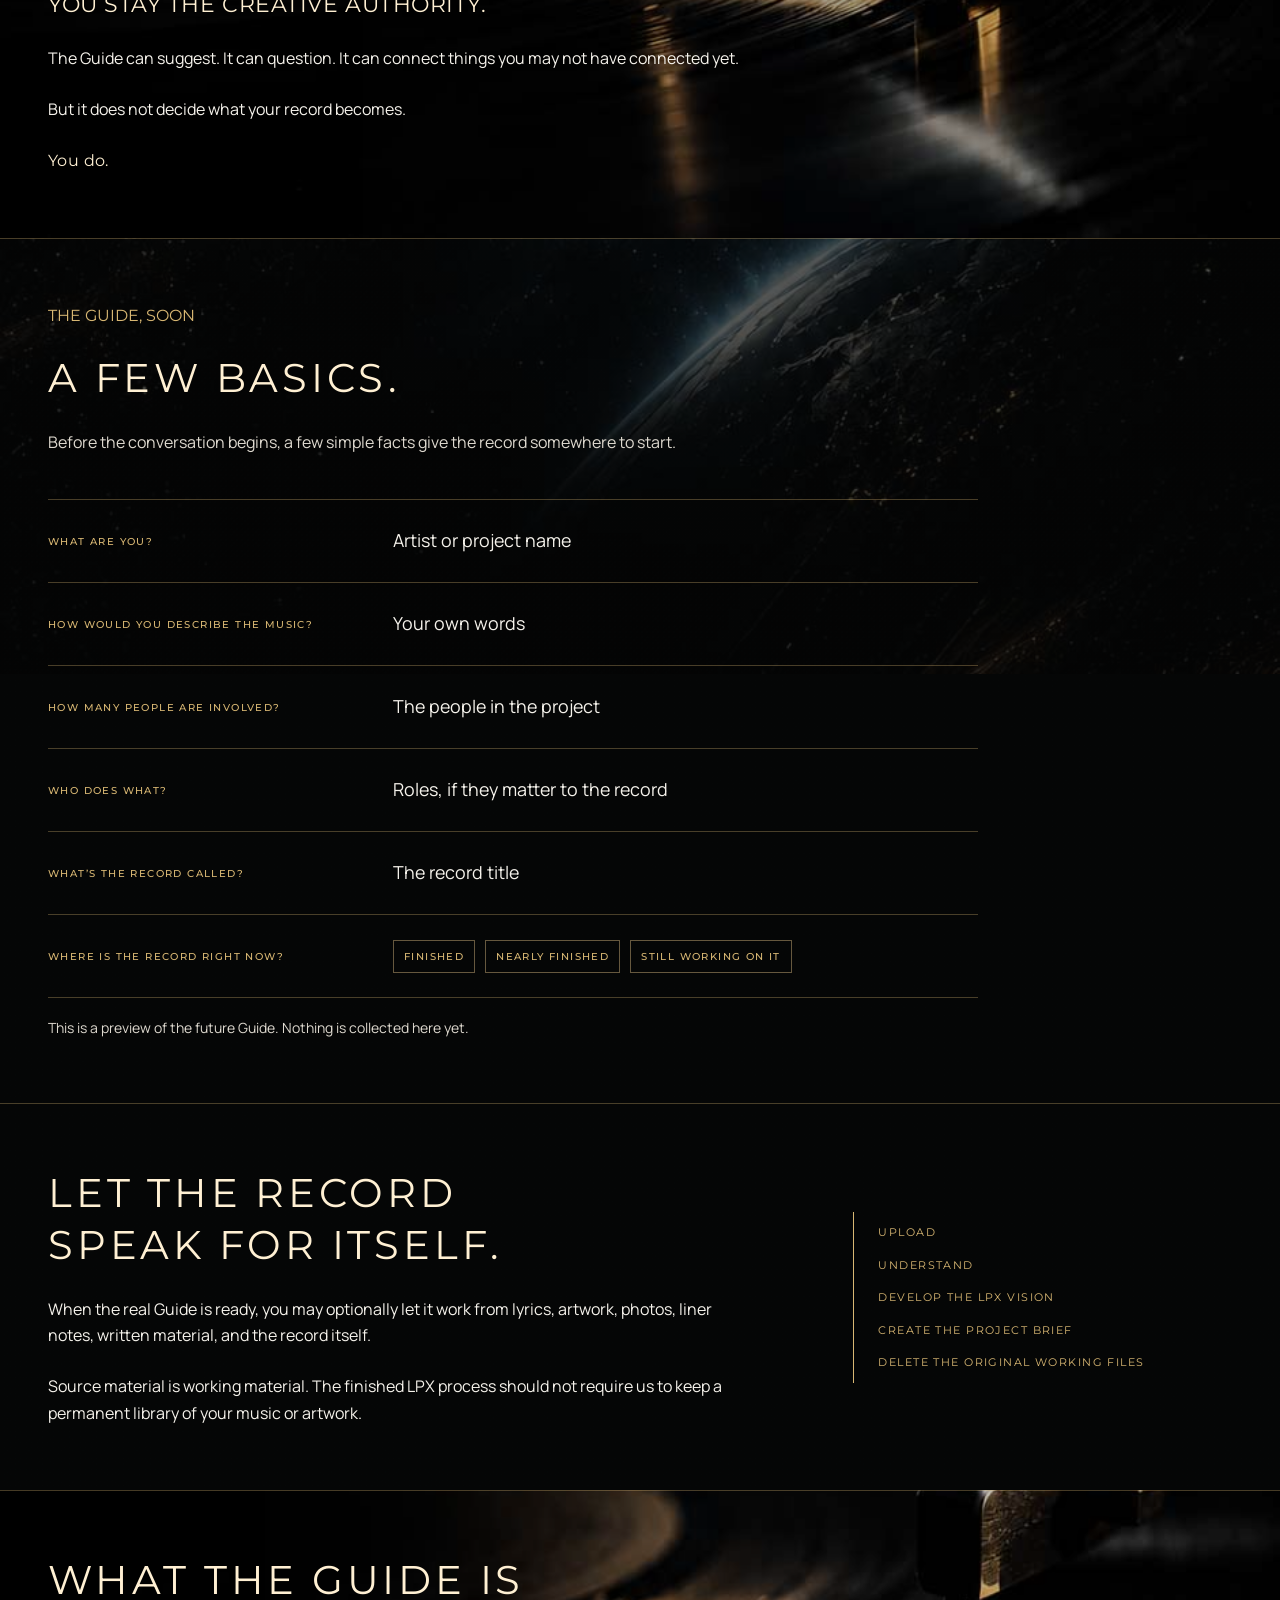
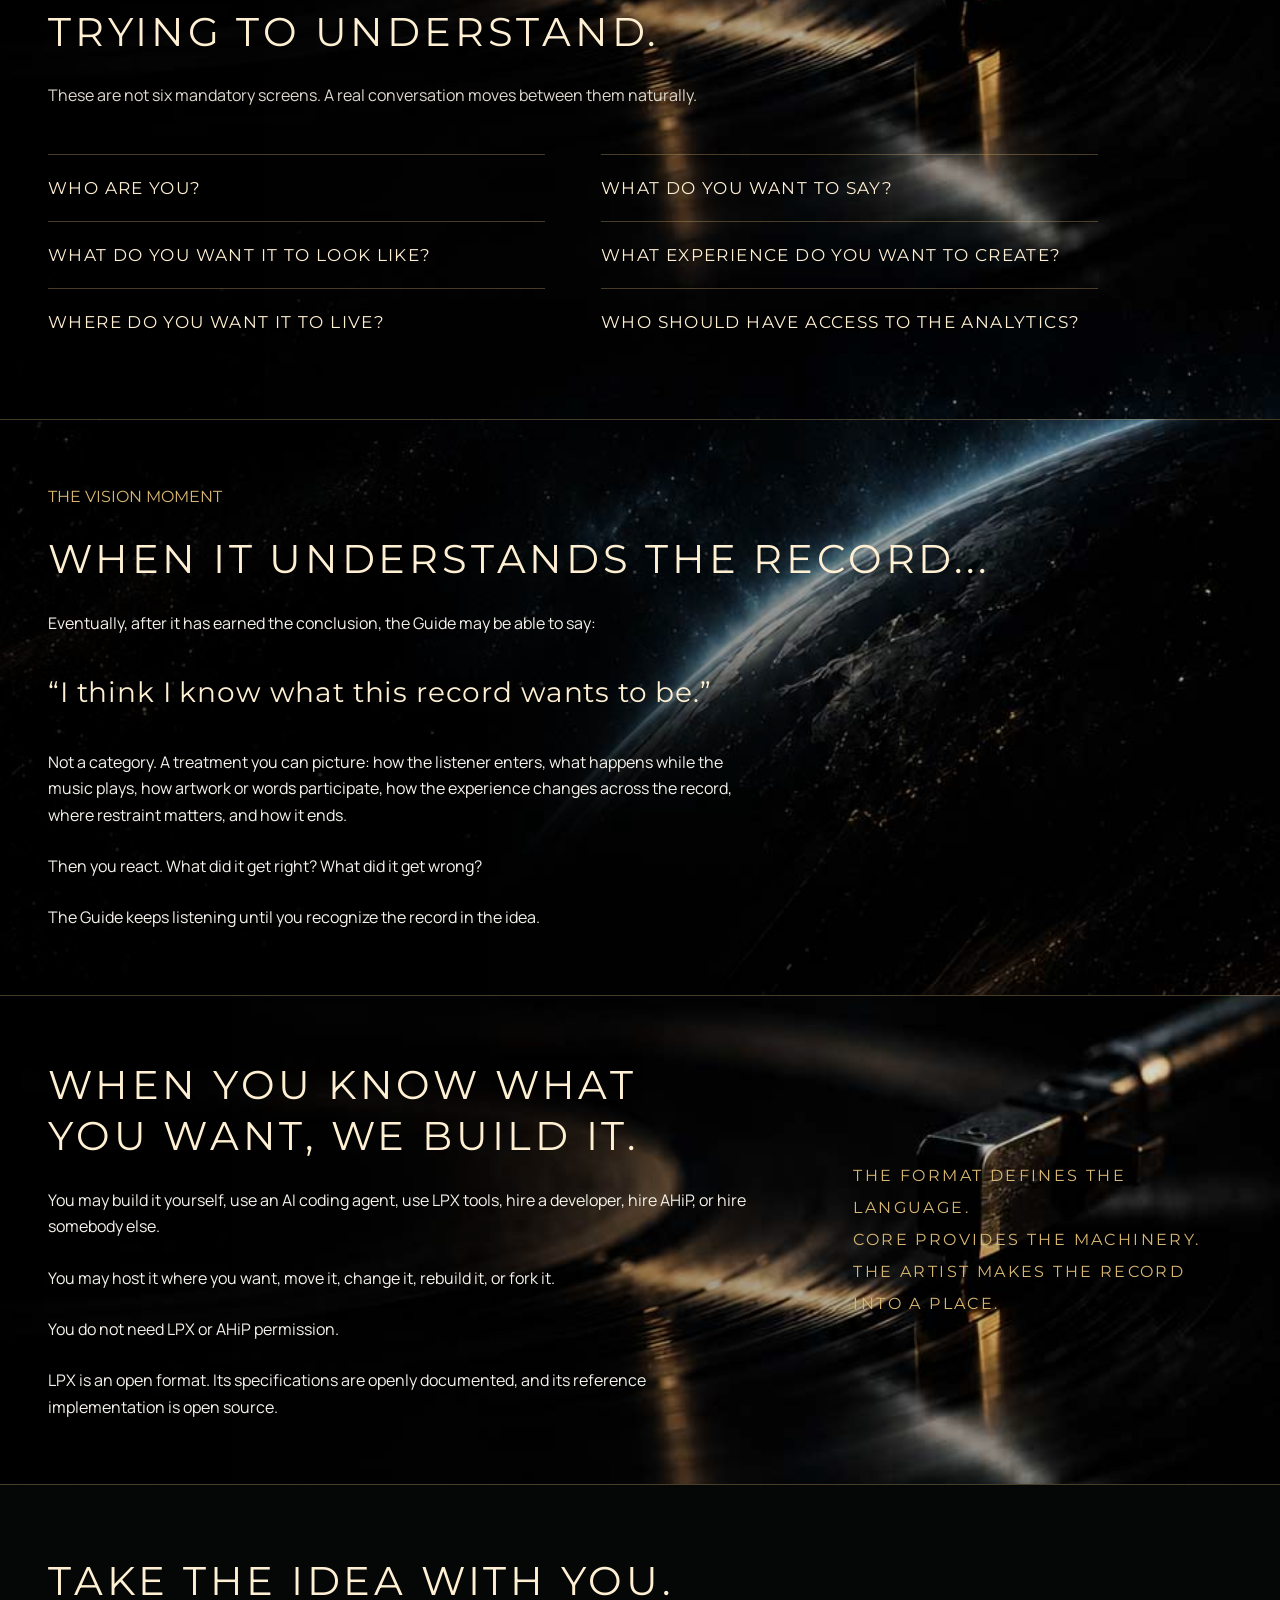
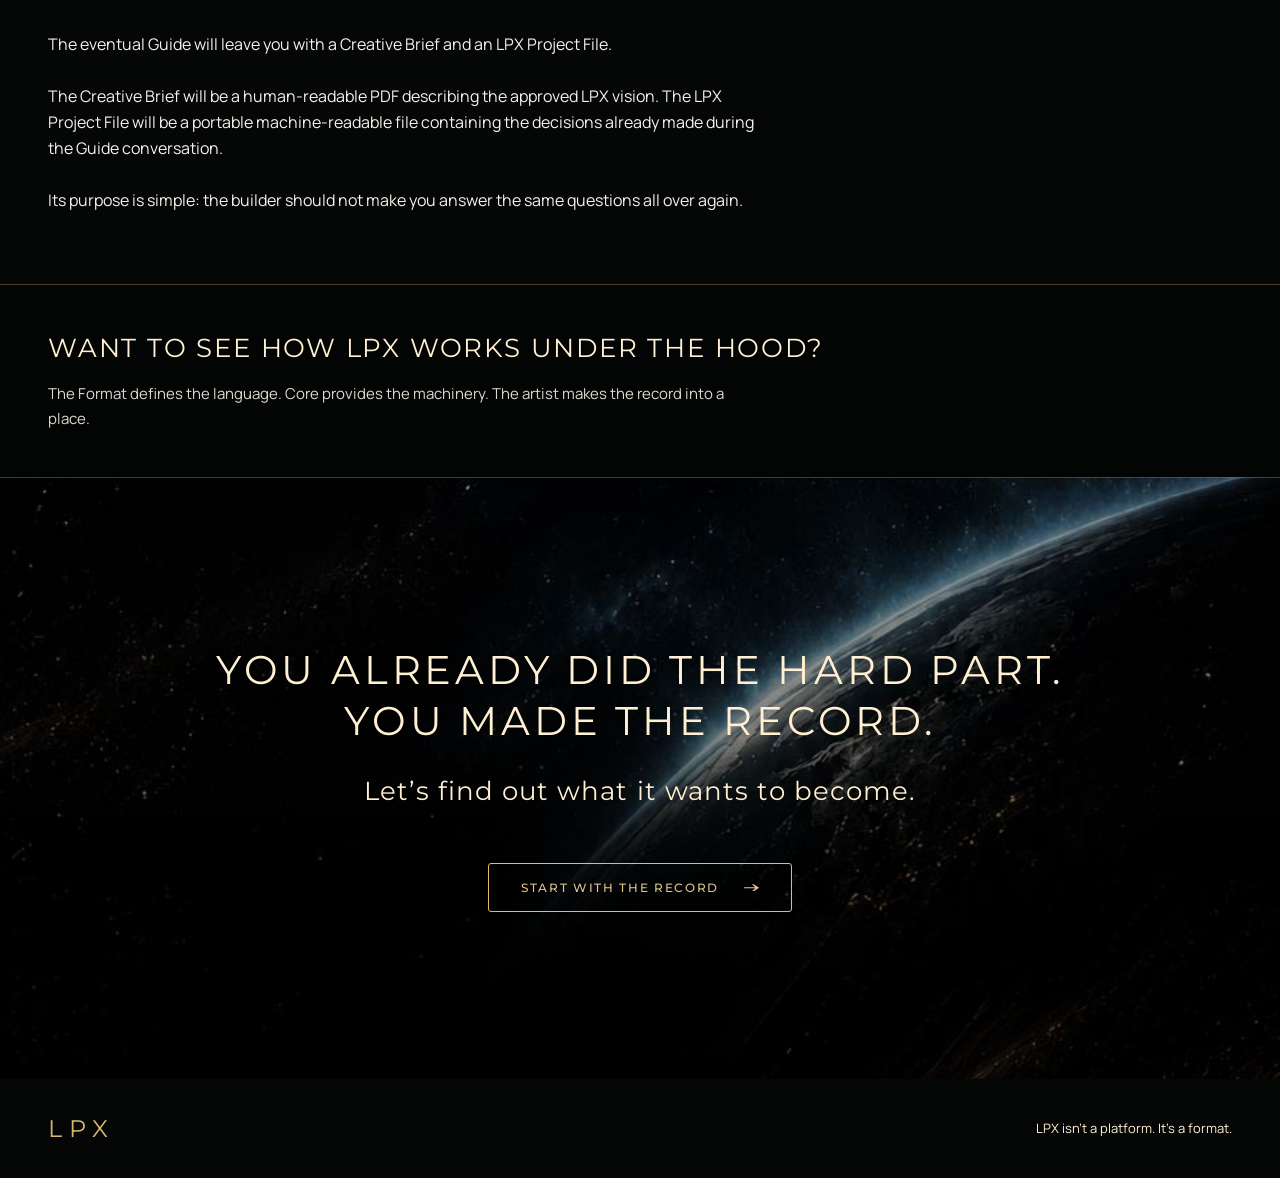
<file: make-an-lpx.html>
<!doctype html>
<html lang="en">
<head>
  <meta charset="utf-8">
  <meta name="viewport" content="width=device-width, initial-scale=1">
  <meta name="description" content="Start with the record. Discover what kind of place your album wants to become with LPX.">
  <meta name="theme-color" content="#050606">
  <title>Make an LPX — LPX</title>
  <link rel="icon" type="image/png" href="images/favicon.png">
  <link rel="preconnect" href="https://fonts.googleapis.com">
  <link rel="preconnect" href="https://fonts.gstatic.com" crossorigin>
  <link href="https://fonts.googleapis.com/css2?family=Manrope:wght@300;400&family=Montserrat:wght@400;500&display=swap" rel="stylesheet">
  <link rel="stylesheet" href="styles.css">
  <link rel="stylesheet" href="make-an-lpx.css">
</head>
<body class="make-page">
  <a class="skip-link" href="#main">Skip to content</a>
  <header class="site-header">
    <a class="wordmark" href="index.html" aria-label="LPX home">LPX</a>
    <nav aria-label="Main navigation">
      <a href="archive.html">ARCHIVE</a>
      <a href="for-artists.html">FOR ARTISTS</a>
      <a href="make-an-lpx.html" aria-current="page">MAKE AN LPX</a>
      <a href="index.html#about">ABOUT</a>
    </nav>
  </header>
  <main id="main">
    <section class="make-hero make-width" aria-labelledby="make-heading">
      <p class="eyebrow">MAKE AN LPX</p>
      <h1 id="make-heading">START WITH THE RECORD.</h1>
      <div class="hero-copy">
        <p>Not the website.<br>Not the technology.<br>Not the effects.</p>
        <p>Tell us what you made.</p>
        <p>We’ll help you figure out what kind of place it wants to become.</p>
      </div>
    </section>

    <section class="make-section possibilities-section" aria-labelledby="no-right-way-heading">
      <div class="make-width make-columns">
        <div>
          <h2 id="no-right-way-heading">THERE IS NO RIGHT WAY TO MAKE AN LPX.</h2>
          <div class="make-copy">
            <p>An LPX might be lyrics and artwork, a visual journey, an illustrated narrative, a graphic novel, a cinematic world, a memory box, an interactive experience, photographs and handwritten notes, or almost nothing except the music and the space to actually listen to it.</p>
            <p>It might be something none of us has thought of yet.</p>
            <p>We don’t start with a template.</p>
            <p class="emphasis statement">We start with you.</p>
          </div>
        </div>
        <p class="possibility-note">Possibilities, not presets.<br>Every record has its own way in.</p>
      </div>
    </section>

    <section class="make-section guide-section" aria-labelledby="guide-heading">
      <div class="make-width">
        <p class="eyebrow">THE LPX GUIDE</p>
        <h2 id="guide-heading">A CREATIVE CONVERSATION.</h2>
        <div class="make-copy guide-copy">
          <p>You tell it about the record.</p>
          <p>It listens. It asks questions. It notices things.</p>
          <p>It helps you discover what belongs with the music.</p>
          <p>Eventually, it may work with lyrics, artwork, photographs, liner notes, music, and anything else that already belongs to the record.</p>
          <p class="emphasis statement">YOU STAY THE CREATIVE AUTHORITY.</p>
          <p>The Guide can suggest. It can question. It can connect things you may not have connected yet.</p>
          <p>But it does not decide what your record becomes.</p>
          <p class="emphasis">You do.</p>
        </div>
      </div>
    </section>

    <section id="basics" class="make-section basics-section" aria-labelledby="basics-heading">
      <div class="make-width">
        <p class="eyebrow">THE GUIDE, SOON</p>
        <h2 id="basics-heading">A FEW BASICS.</h2>
        <p class="section-intro">Before the conversation begins, a few simple facts give the record somewhere to start.</p>
        <div class="basics-preview" aria-label="Preview of the future LPX Guide basics">
          <div class="basic-item"><span>WHAT ARE YOU?</span><strong>Artist or project name</strong></div>
          <div class="basic-item"><span>HOW WOULD YOU DESCRIBE THE MUSIC?</span><strong>Your own words</strong></div>
          <div class="basic-item"><span>HOW MANY PEOPLE ARE INVOLVED?</span><strong>The people in the project</strong></div>
          <div class="basic-item"><span>WHO DOES WHAT?</span><strong>Roles, if they matter to the record</strong></div>
          <div class="basic-item"><span>WHAT’S THE RECORD CALLED?</span><strong>The record title</strong></div>
          <div class="basic-item basic-stage"><span>WHERE IS THE RECORD RIGHT NOW?</span><div><b>FINISHED</b><b>NEARLY FINISHED</b><b>STILL WORKING ON IT</b></div></div>
        </div>
        <p class="quiet-note">This is a preview of the future Guide. Nothing is collected here yet.</p>
      </div>
    </section>

    <section class="make-section source-section" aria-labelledby="source-heading">
      <div class="make-width make-columns">
        <div>
          <h2 id="source-heading">LET THE RECORD SPEAK FOR ITSELF.</h2>
          <div class="make-copy">
            <p>When the real Guide is ready, you may optionally let it work from lyrics, artwork, photos, liner notes, written material, and the record itself.</p>
            <p>Source material is working material. The finished LPX process should not require us to keep a permanent library of your music or artwork.</p>
          </div>
        </div>
        <div class="workflow" aria-label="Conceptual future workflow">
          <span>UPLOAD</span><span>UNDERSTAND</span><span>DEVELOP THE LPX VISION</span><span>CREATE THE PROJECT BRIEF</span><span>DELETE THE ORIGINAL WORKING FILES</span>
        </div>
      </div>
    </section>

    <section class="make-section understanding-section" aria-labelledby="understanding-heading">
      <div class="make-width">
        <h2 id="understanding-heading">WHAT THE GUIDE IS TRYING TO UNDERSTAND.</h2>
        <p class="section-intro">These are not six mandatory screens. A real conversation moves between them naturally.</p>
        <ul class="understanding-list">
          <li>WHO ARE YOU?</li><li>WHAT DO YOU WANT TO SAY?</li><li>WHAT DO YOU WANT IT TO LOOK LIKE?</li>
          <li>WHAT EXPERIENCE DO YOU WANT TO CREATE?</li><li>WHERE DO YOU WANT IT TO LIVE?</li><li>WHO SHOULD HAVE ACCESS TO THE ANALYTICS?</li>
        </ul>
      </div>
    </section>

    <section class="make-section vision-section" aria-labelledby="vision-heading">
      <div class="make-width">
        <p class="eyebrow">THE VISION MOMENT</p>
        <h2 id="vision-heading">WHEN IT UNDERSTANDS THE RECORD...</h2>
        <div class="make-copy">
          <p>Eventually, after it has earned the conclusion, the Guide may be able to say:</p>
          <p class="guide-quote">“I think I know what this record wants to be.”</p>
          <p>Not a category. A treatment you can picture: how the listener enters, what happens while the music plays, how artwork or words participate, how the experience changes across the record, where restraint matters, and how it ends.</p>
          <p>Then you react. What did it get right? What did it get wrong?</p>
          <p>The Guide keeps listening until you recognize the record in the idea.</p>
        </div>
      </div>
    </section>

    <section class="make-section open-section" aria-labelledby="open-heading">
      <div class="make-width make-columns">
        <div>
          <h2 id="open-heading">WHEN YOU KNOW WHAT YOU WANT, WE BUILD IT.</h2>
          <div class="make-copy">
            <p>You may build it yourself, use an AI coding agent, use LPX tools, hire a developer, hire AHiP, or hire somebody else.</p>
            <p>You may host it where you want, move it, change it, rebuild it, or fork it.</p>
            <p>You do not need LPX or AHiP permission.</p>
            <p>LPX is an open format. Its specifications are openly documented, and its reference implementation is open source.</p>
          </div>
        </div>
        <p class="open-note">The Format defines the language.<br>Core provides the machinery.<br>The artist makes the record into a place.</p>
      </div>
    </section>

    <section class="make-section leave-section" aria-labelledby="leave-heading">
      <div class="make-width">
        <h2 id="leave-heading">TAKE THE IDEA WITH YOU.</h2>
        <div class="make-copy">
          <p>The eventual Guide will leave you with a Creative Brief and an LPX Project File.</p>
          <p>The Creative Brief will be a human-readable PDF describing the approved LPX vision. The LPX Project File will be a portable machine-readable file containing the decisions already made during the Guide conversation.</p>
          <p>Its purpose is simple: the builder should not make you answer the same questions all over again.</p>
        </div>
      </div>
    </section>

    <section class="make-section under-hood" aria-labelledby="hood-heading">
      <div class="make-width">
        <h2 id="hood-heading">WANT TO SEE HOW LPX WORKS UNDER THE HOOD?</h2>
        <p>The Format defines the language. Core provides the machinery. The artist makes the record into a place.</p>
      </div>
    </section>

    <section class="make-close" aria-labelledby="close-heading">
      <div class="make-width">
        <h2 id="close-heading">YOU ALREADY DID THE HARD PART.<br>YOU MADE THE RECORD.</h2>
        <p>Let’s find out what it wants to become.</p>
        <a class="button" href="guide.html">START WITH THE RECORD</a>
      </div>
    </section>
  </main>
  <footer class="make-footer make-width">
    <a class="wordmark" href="index.html" aria-label="LPX home">LPX</a>
    <a href="index.html#about">LPX isn’t a platform. It’s a format.</a>
  </footer>
</body>
</html>
</file>
<file: styles.css>
:root {
  color-scheme: dark;
  --base: #050606;
  --ivory: #fff0d3;
  --copy: #f5f2eb;
  --copy-secondary: #ded9cf;
  --gold: #d8b773;
  --line: rgba(216, 183, 115, .32);
  font-family: "Manrope", sans-serif;
  background: var(--base);
  color: var(--ivory);
}
* { box-sizing: border-box; }
html { scroll-behavior: smooth; }
body { margin: 0; font-family: "Manrope", sans-serif; font-weight: 400; font-size: clamp(17px, 1.45vw, 20px); line-height: 1.85; }
h1, h2, h3, nav, .wordmark, .button, .eyebrow, .display, .emphasis, .statement { font-family: "Montserrat", sans-serif; }
.display { font-weight: 400; letter-spacing: .12em; line-height: 1.15; }
a { color: inherit; text-decoration: none; }
a:focus-visible { outline: 2px solid var(--gold); outline-offset: 6px; }
::selection { color: var(--base); background: var(--gold); }
.skip-link { position: absolute; top: -100px; left: 24px; z-index: 5; padding: 8px 16px; background: var(--ivory); color: var(--base); }
.skip-link:focus { top: 16px; }
.site-header { position: absolute; z-index: 2; inset: 0 0 auto; display: flex; align-items: center; justify-content: space-between; padding: 25px clamp(24px, 5vw, 80px); gap: 24px; }
.wordmark { font-size: 22px; font-weight: 500; letter-spacing: .18em; }
nav { display: flex; align-items: center; gap: clamp(20px, 3vw, 44px); }
nav a { display: inline-flex; align-items: center; min-height: 44px; font-size: 11px; font-weight: 500; letter-spacing: .18em; text-transform: uppercase; color: #cec8bb; }
nav a:hover { color: var(--gold); }
nav [aria-current="page"] { color: var(--gold); text-decoration: underline; text-underline-offset: 7px; }
.hero { padding: 130px 24px 115px; text-align: center; background: linear-gradient(to bottom, rgba(8,8,8,0.105), rgba(8,8,8,0.14) 65%, var(--base)), url("images/lpx_bg.jpg") center top / 100% auto no-repeat; }
.hero-logo { display: block; width: min(850px, 78vw); height: auto; margin: 0 auto 40px; }
h1 { font-size: clamp(22px, 2.5vw, 36px); font-weight: 400; line-height: 1.15; letter-spacing: .12em; margin: 0 0 17px; text-wrap: balance; }
.hero p { margin: 0; color: var(--copy); font-size: clamp(16px, 1.5vw, 20px); }
.hero-actions { display: flex; flex-wrap: wrap; justify-content: center; gap: 16px; margin-top: 35px; }
.button { display: inline-flex; justify-content: center; align-items: center; padding: 14px 27px; min-height: 49px; border: 1px solid #a58b58; color: #e0c58f; font-size: 11px; font-weight: 500; letter-spacing: .14em; text-transform: uppercase; transition: background .2s, border-color .2s; }
.button-secondary { border-color: #66583e; }
.button:hover { background: rgba(196,166,108,.12); border-color: var(--gold); }
.copy { width: min(100% - 48px, 780px); margin-inline: auto; }
p { margin: 0 0 25px; color: var(--copy); }
p:last-child { margin-bottom: 0; }
.story { padding: 95px 0 140px; background: linear-gradient(var(--base), rgba(8,8,8,0.56) 30%, rgba(8,8,8,0.532) 72%, var(--base)), url("images/lpx_bg.jpg") center 53% / max(100%, 1200px) auto no-repeat; }
.passage + .passage { margin-top: 64px; }
.story-lead { font-size: clamp(24px, 2.5vw, 32px); line-height: 1.65; color: var(--ivory); font-weight: 300; }
.emphasis { color: var(--ivory); font-weight: 400; letter-spacing: .025em; }
.story-ending { padding-top: 12px; }
.section { padding-block: clamp(90px, 10vw, 150px); scroll-margin-top: 35px; }
h2 { margin: 0 0 42px; font-size: clamp(34px, 4vw, 54px); line-height: 1.22; letter-spacing: .015em; font-weight: 400; text-wrap: balance; }
.explanation .copy::before, .archive .copy::before { content: ""; display: block; width: 64px; height: 1px; background: var(--gold); margin-bottom: 44px; }
.statement { font-size: clamp(22px, 2.2vw, 28px); line-height: 1.55; margin-block: 38px; }
.closing { margin-top: 46px; }
.artists { padding-block: clamp(110px, 12vw, 180px); background: linear-gradient(var(--base), rgba(8,8,8,0.35) 25%, rgba(8,8,8,0.455) 75%, var(--base)), url("images/lpx_bg.jpg") center bottom / max(100%, 1100px) auto no-repeat; }
.uppercase-heading { font-size: clamp(26px, 3vw, 40px); font-weight: 400; line-height: 1.15; letter-spacing: .12em; }
.artists .statement { color: #e2c99a; }
.archive-space { min-height: clamp(95px, 14vw, 200px); }
.archive { padding-bottom: 0; }
.about { padding: 60px 0 85px; scroll-margin-top: 35px; }
.about .copy { border-top: 1px solid var(--line); padding-top: 46px; }
.about h2 { font-size: clamp(20px, 2vw, 24px); margin-bottom: 22px; letter-spacing: 0; }
.about p { font-size: 15px; margin-bottom: 12px; }
/* Reference composition: compact hero, fine rules, and imagery beside the copy. */
body { font-size: clamp(16px, 1.25vw, 18px); line-height: 1.65; }
.site-header { padding-block: 5px; border-bottom: 1px solid var(--line); background: rgba(0,0,0,0.196); }
.wordmark { font-size: 24px; font-weight: 400; letter-spacing: .3em; color: var(--gold); }
.hero { padding: 50px 24px 35px; border-bottom: 1px solid var(--line); }
.hero-logo { width: min(900px, 66vw); margin-bottom: 8px; }
h1 { font-size: clamp(22px, 3vw, 42px); margin-bottom: 9px; }
.hero p { color: var(--ivory); font-family: "Montserrat", sans-serif; font-size: clamp(14px, 1.55vw, 21px); font-weight: 400; letter-spacing: .1em; text-transform: uppercase; line-height: 1.5; }
.hero-actions { gap: 32px; margin-top: 25px; }
.button { padding: 12px 32px; gap: 25px; min-width: 245px; border-radius: 3px; border-color: #e5bd68; font-size: 12px; }
.button:first-child { box-shadow: 0 0 18px rgba(218,170,66,.13), inset 0 0 12px rgba(218,170,66,.05); }
.button::after { content: ""; width: 15px; height: 7px; flex-shrink: 0; background: currentColor; clip-path: polygon(0 42%, 74% 42%, 52% 0, 64% 0, 100% 50%, 64% 100%, 52% 100%, 74% 58%, 0 58%); }
.button-secondary { border-color: #867047; }
.story { padding-block: 85px 100px; }
.passage + .passage { margin-top: 48px; }
.section { padding-block: clamp(45px, 5vw, 75px); border-top: 1px solid var(--line); }
h2 { margin-bottom: 24px; font-size: clamp(29px, 3vw, 42px); letter-spacing: .055em; }
.explanation .copy::before, .archive .copy::before { display: none; }
.explanation { background: linear-gradient(90deg, rgba(0,0,0,0.616), rgba(0,0,0,0.42) 50%, rgba(0,0,0,0.07)), url("images/lpx_bg.jpg") center 54% / 100% auto no-repeat; }
.explanation .copy, .artists .copy, .archive .copy, .about .copy { width: min(62%, 780px); margin-left: clamp(24px, 4.7vw, 80px); margin-right: auto; }
.statement { font-size: clamp(19px, 1.7vw, 24px); line-height: 1.5; margin-block: 24px; }
.closing { margin-top: 25px; }
.artists { padding-block: clamp(50px, 5vw, 80px); background-image: linear-gradient(90deg, rgba(0,0,0,0.595), rgba(0,0,0,0.42) 50%, rgba(0,0,0,0.084)), url("images/lpx_bg.jpg"); }
.uppercase-heading { font-size: clamp(23px, 2.2vw, 31px); letter-spacing: .12em; }
.archive { padding-bottom: 0; }
.about { border-top: 1px solid var(--line); padding-block: 40px 55px; }
.about .copy { border-top: 0; padding-top: 0; }
@media (max-width: 900px) {
  .explanation .copy, .artists .copy, .archive .copy, .about .copy { width: calc(100% - 48px); margin-inline: 24px; }
  .explanation { background-size: auto, auto 1700px; background-position: center, 65% 54%; }
}
@media (max-width: 600px) {
  .site-header { padding: 5px 16px; gap: 8px; }
  .wordmark { font-size: 18px; letter-spacing: .23em; }
  nav { gap: 10px; }
  nav a { font-size: 8px; letter-spacing: .13em; }
  .hero { padding-top: 70px; padding-bottom: 36px; background-size: auto, auto 1050px; }
  .hero-logo { width: 100%; max-width: 450px; margin-bottom: 18px; }
  .hero p { max-width: 330px; margin-inline: auto; font-size: 12px; }
  .hero-actions { flex-direction: column; align-items: center; gap: 12px; margin-top: 29px; }
  .button { width: min(100%, 290px); min-width: 0; }
  .story { padding-block: 65px 90px; background-position: center, 62% 55%; }
  .passage + .passage { margin-top: 46px; }
  h2 { margin-bottom: 32px; }
  .artists { background-position: center, 62% bottom; }
}
@media (prefers-reduced-motion: reduce) {
  html { scroll-behavior: auto; }
  .button { transition: none; }
}
</file>
<file: archive.css>
.archive-page { background: linear-gradient(to bottom, rgba(5,6,6,0.336), rgba(5,6,6,.7) 600px), url("images/lpx_bg.jpg") center top / 100% auto no-repeat; }
.archive-page .site-header { position: relative; }
.archive-page [hidden] { display: none !important; }
.gallery-width { width: min(calc(100% - 96px), 1250px); margin-inline: auto; }
.archive-intro { padding-block: 65px 42px; }
.archive-intro h1 { font-size: clamp(24px, 2.7vw, 37px); margin-bottom: 22px; text-wrap: initial; }
.archive-intro h1 strong { font-weight: 600; }
.intro-statement { font-family: "Montserrat", sans-serif; font-size: clamp(20px, 2vw, 27px); color: var(--ivory); margin-bottom: 15px; }
.archive-intro p:last-child { font-size: 15px; line-height: 1.8; }
.filters { border-block: 1px solid var(--line); padding-block: 25px 16px; margin-bottom: 40px; }
.filters fieldset { border: 0; padding: 0; margin: 0 0 20px; min-width: 0; }
.filters legend, .eyebrow, .group-heading, .project-tags, .entry-link, .text-button { font-family: "Montserrat", sans-serif; font-size: 11px; font-weight: 500; letter-spacing: .14em; }
.filters legend { color: var(--copy); margin-bottom: 12px; }
.filter-options { display: flex; flex-wrap: wrap; gap: 8px; }
.filter-options button { font: 500 11px/1.5 "Montserrat", sans-serif; letter-spacing: .1em; color: #d2cec4; background: transparent; border: 1px solid #60553f; padding: 11px 16px; min-height: 44px; cursor: pointer; transition: border-color .18s, color .18s; }
.filter-options button:hover { border-color: var(--gold); color: var(--ivory); }
.filter-options button[aria-pressed="true"] { color: var(--base); background: var(--gold); border-color: var(--gold); }
.archive-page button:focus-visible { outline: 2px solid var(--ivory); outline-offset: 4px; }
.filter-note { font-size: 13px; color: var(--copy-secondary); margin-bottom: 14px; }
.filter-status { display: flex; flex-wrap: wrap; justify-content: space-between; align-items: center; gap: 8px 24px; min-height: 44px; }
#result-status { font-size: 13px; margin: 0; }
.text-button { border: 0; background: transparent; color: var(--gold); cursor: pointer; min-height: 44px; padding: 8px 0; text-decoration: underline; text-underline-offset: 5px; }
.project { border-top: 1px solid var(--line); padding-block: 35px; min-width: 0; transition: border-color .2s; }
.project:hover { border-color: var(--gold); }
.project h2, .project h3 { font-weight: 400; letter-spacing: .06em; line-height: 1.25; text-wrap: balance; margin: 0 0 20px; font-size: clamp(25px, 2.5vw, 36px); }
.project p { font-size: 16px; }
.project .eyebrow { font-size: 11px; color: var(--gold); margin-bottom: 20px; }
.project .record-title { font-family: "Montserrat", sans-serif; color: var(--ivory); font-size: clamp(21px, 2vw, 28px); line-height: 1.4; }
.project .record-details { font-size: 13px; color: var(--copy-secondary); }
.project-tags { display: flex; flex-wrap: wrap; list-style: none; gap: 9px 18px; padding: 0; margin: 25px 0; color: #d4bf96; font-size: 10px; }
.entry-link { display: inline-flex; gap: 22px; align-items: center; min-height: 44px; color: var(--gold); border-bottom: 1px solid var(--line); }
.entry-link:hover { color: var(--ivory); border-color: var(--gold); }
.featured-project { display: grid; grid-template-columns: 1fr 1fr; gap: 60px; padding-block: 42px; }
.featured-project h2 { font-size: clamp(38px, 5.5vw, 75px); letter-spacing: .09em; }
.featured-project .project-body { padding-top: 33px; }
.archive-start { display: grid; grid-template-columns: 1fr 1fr; gap: 60px; padding: 25px 0 40px; border-bottom: 1px solid var(--line); }
.archive-start h3 { font-weight: 400; font-size: 15px; letter-spacing: .12em; margin: 0; }
.archive-start p { font-size: 15px; margin-bottom: 12px; }
.group-heading { color: var(--gold); margin: 55px 0 25px; font-weight: 400; font-size: 13px; letter-spacing: .2em; }
.project-grid, .experience-grid { display: grid; grid-template-columns: repeat(2, minmax(0, 1fr)); gap: 25px 60px; }
.collection { margin-top: 25px; }
.collection-header { display: flex; justify-content: space-between; align-items: baseline; gap: 20px; }
.collection-header .record-title { font-size: 21px; }
.track-list { list-style: none; margin: 30px 0 0; padding: 0; }
.track { border-top: 1px solid var(--line); display: grid; grid-template-columns: 1fr 1fr auto; align-items: center; gap: 24px; padding: 20px 0; }
.track h3 { font-size: 16px; margin: 0; }
.track p { font-size: 14px; margin: 0; }
.track .project-tags { margin: 12px 0 0; font-size: 9px; }
.track .entry-link { font-size: 10px; }
.project-art { width: 100%; height: auto; display: block; margin-bottom: 25px; }
.empty-results { text-align: center; padding: 65px 24px 85px; }
.empty-results h2 { font-size: 25px; }
.archive-invitation { margin-top: 65px; padding-block: 65px; border-block: 1px solid var(--line); background: linear-gradient(90deg, rgba(0,0,0,0.63), rgba(0,0,0,0.455)), url("images/lpx_bg.jpg") center bottom / max(100%, 1000px) auto no-repeat; }
.archive-invitation .eyebrow { max-width: 740px; color: var(--gold); line-height: 1.9; margin-bottom: 27px; }
.archive-invitation h2 { font-size: clamp(26px, 3vw, 39px); letter-spacing: .1em; }
.archive-footer { display: flex; flex-wrap: wrap; justify-content: space-between; gap: 24px; align-items: center; padding-block: 30px; }
.archive-footer > a:last-child { font-size: 13px; }
.results-enter { animation: reveal-results .2s ease-out; }
@keyframes reveal-results { from { opacity: .55; } to { opacity: 1; } }
@media (max-width: 900px) {
  .gallery-width { width: calc(100% - 48px); }
  .featured-project, .archive-start, .project-grid, .experience-grid { gap: 30px; }
  .track { grid-template-columns: 1fr 1fr; }
  .track .entry-link { grid-column: 2; justify-self: start; }
}
@media (max-width: 600px) {
  .archive-intro { padding-block: 42px 30px; }
  .archive-intro h1 { line-height: 1.35; }
  .featured-project, .archive-start, .project-grid, .experience-grid { grid-template-columns: 1fr; gap: 20px; }
  .featured-project .project-body { padding-top: 0; }
  .featured-project h2 { font-size: 36px; }
  .project { padding-block: 28px; }
  .collection-header { display: block; }
  .track { grid-template-columns: 1fr; gap: 12px; }
  .track .entry-link { grid-column: auto; justify-self: start; }
  .filter-options button { padding-inline: 12px; font-size: 10px; }
  .archive-invitation { padding-block: 45px; }
}
@media (prefers-reduced-motion: reduce) {
  .results-enter { animation: none; }
  .project, .filter-options button { transition: none; }
}
</file>
<file: for-artists.css>
.for-artists-page { background: linear-gradient(to bottom, rgba(5,6,6,0.35), rgba(5,6,6,.7) 800px), url("images/lpx_bg.jpg") center top / 100% auto no-repeat; }
.for-artists-page .site-header { position: relative; }
.artist-width { width: min(calc(100% - 96px), 1250px); margin-inline: auto; }
.artist-copy { max-width: 730px; }
.artist-intro { padding-block: 65px 55px; }
.artist-intro h1 { font-size: 13px; color: var(--gold); font-weight: 500; letter-spacing: .2em; margin-bottom: 25px; }
.artist-lead { max-width: 1050px; font-family: "Montserrat", sans-serif; font-size: clamp(29px, 3.2vw, 46px); line-height: 1.3; letter-spacing: .035em; color: var(--ivory); margin-bottom: 30px; text-wrap: balance; }
.artist-section { padding-block: clamp(55px, 6vw, 85px); border-top: 1px solid var(--line); }
.artist-section h2 { font-size: clamp(24px, 2.6vw, 36px); letter-spacing: .1em; line-height: 1.3; margin-bottom: 30px; }
.artist-columns { display: grid; grid-template-columns: 1.1fr 1fr; gap: clamp(40px, 6vw, 95px); }
.artist-columns > * { min-width: 0; }
.possibilities { padding-top: 8px; align-self: center; }
.vocabulary { list-style: none; margin: 0 0 30px; padding: 0; display: flex; flex-wrap: wrap; gap: 18px 24px; }
.vocabulary li { font: 400 11px/1.7 "Montserrat", sans-serif; letter-spacing: .14em; color: var(--gold); }
.quiet-note { font-size: 14px; color: var(--copy-secondary); }
.creative-process { background: linear-gradient(90deg, rgba(0,0,0,0.63), rgba(0,0,0,0.455) 60%, rgba(0,0,0,0.21)), url("images/lpx_bg.jpg") center 54% / max(100%, 1100px) auto no-repeat; }
.process-opening { margin-bottom: 36px; }
.process-opening p { margin-bottom: 8px; }
.record-questions { margin-block: 32px; }
.record-questions p { font-family: "Montserrat", sans-serif; font-size: clamp(19px, 1.8vw, 25px); color: var(--ivory); line-height: 1.5; margin-bottom: 22px; }
.artist-ownership { background: linear-gradient(90deg, rgba(0,0,0,0.63), rgba(0,0,0,0.476) 60%, rgba(0,0,0,0.14)), url("images/lpx_bg.jpg") center bottom / max(100%, 1100px) auto no-repeat; }
.artist-ownership .statement, .artist-intro .statement { color: #e2c99a; }
.pilot-invitation { padding-block: clamp(65px, 8vw, 110px); }
.pilot-invitation h2 { max-width: 950px; font-size: clamp(27px, 3vw, 42px); }
.pilot-trust { list-style: none; display: grid; grid-template-columns: repeat(4, minmax(0, 1fr)); gap: 24px; padding: 30px 0; margin: 38px 0; border-block: 1px solid var(--line); }
.pilot-trust li { font: 400 clamp(14px, 1.35vw, 19px)/1.5 "Montserrat", sans-serif; letter-spacing: .1em; color: var(--gold); }
.cta-note { margin: 13px 0 0; font-size: 12px; }
.faq-answer + .faq-answer { border-top: 1px solid var(--line); margin-top: 25px; padding-top: 25px; }
.faq-answer h3 { font-size: 18px; font-weight: 400; line-height: 1.5; margin: 0 0 12px; }
.faq-answer p { font-size: 16px; margin: 0; }
.artist-contact { scroll-margin-top: 30px; }
.artist-contact:focus-visible { outline: 1px solid var(--gold); outline-offset: -5px; }
.artist-contact h2 { font-size: 25px; }
.artist-contact p { margin-bottom: 15px; }
.artist-close { text-align: center; }
.artist-close h2 { max-width: 1000px; margin-inline: auto; line-height: 1.5; }
.artist-actions { display: flex; justify-content: center; flex-wrap: wrap; gap: 20px; margin-top: 32px; }
.artist-footer { display: flex; align-items: center; justify-content: space-between; flex-wrap: wrap; gap: 24px; border-top: 1px solid var(--line); padding-block: 30px; }
.artist-footer > a:last-child { font-size: 13px; }
@media (max-width: 900px) {
  .artist-width { width: calc(100% - 48px); }
  .artist-columns { grid-template-columns: 1fr; gap: 35px; }
  .artist-columns h2 { margin-bottom: 24px; }
  .pilot-trust { grid-template-columns: repeat(2, minmax(0, 1fr)); }
}
@media (max-width: 600px) {
  .artist-intro { padding-block: 42px 40px; }
  .artist-lead { font-size: clamp(27px, 7vw, 34px); }
  .for-artists-page .button { max-width: 100%; min-width: 0; padding-inline: 20px; gap: 18px; font-size: 11px; }
  .vocabulary { gap: 16px 20px; }
  .vocabulary li { font-size: 10px; }
  .pilot-trust { gap: 24px 16px; }
  .artist-actions { flex-direction: column; align-items: center; }
  .artist-close h2 { font-size: 23px; }
}
</file>
<file: guide.css>
.guide-page { min-height: 100vh; background: linear-gradient(to bottom, rgba(5,6,6,.34), rgba(5,6,6,.72) 860px), url("images/lpx_bg.jpg") center top / 100% auto no-repeat; }
.guide-page .site-header { position: relative; }
.guide-width { width: min(calc(100% - 96px), 980px); margin-inline: auto; }
.guide-intro { padding-block: clamp(70px, 9vw, 125px); }
.guide-intro h1, .conversation h1 { margin-bottom: 25px; font-size: clamp(32px, 4.3vw, 58px); letter-spacing: .11em; }
.guide-intro h2 { margin: 0 0 20px; font-size: clamp(23px, 2.6vw, 34px); letter-spacing: .09em; }
.guide-lead { max-width: 650px; margin-bottom: 58px; font-size: clamp(18px, 1.6vw, 22px); color: var(--copy); }
.guide-intro fieldset { margin: 0; padding: 0; border: 0; }
.guide-intro > form > fieldset > legend { margin-bottom: 24px; font: 500 13px/1.5 "Montserrat", sans-serif; letter-spacing: .16em; color: var(--gold); }
.basics-fields { border-top: 1px solid var(--line); }
.basics-fields > label { display: grid; grid-template-columns: minmax(220px, .75fr) minmax(0, 1.25fr); gap: 32px; align-items: start; padding: 24px 0; border-bottom: 1px solid var(--line); font: 500 11px/1.5 "Montserrat", sans-serif; letter-spacing: .12em; color: var(--gold); }
.basics-fields input[type="text"], .basics-fields textarea, .message-form textarea { width: 100%; border: 0; border-radius: 0; border-bottom: 1px solid #7b6a4c; background: rgba(0,0,0,.27); color: var(--copy); font: 400 16px/1.65 "Manrope", sans-serif; padding: 10px 12px; resize: vertical; }
.basics-fields input[type="text"] { min-height: 47px; }
.basics-fields textarea { margin-top: -10px; }
input::placeholder, textarea::placeholder { color: #bcb5a9; opacity: 1; }
input:focus-visible, textarea:focus-visible { outline: 2px solid var(--gold); outline-offset: 3px; }
.record-stage { padding: 24px 0 29px; border-bottom: 1px solid var(--line); }
.record-stage legend, .message-form > label { margin-bottom: 14px; font: 500 11px/1.5 "Montserrat", sans-serif; letter-spacing: .12em; color: var(--gold); }
.record-stage > div { display: flex; flex-wrap: wrap; gap: 10px; }
.record-stage label { display: inline-flex; align-items: center; min-height: 44px; gap: 6px; padding: 8px 12px; border: 1px solid #66583e; color: var(--copy); font: 500 10px/1.5 "Montserrat", sans-serif; letter-spacing: .1em; cursor: pointer; }
.record-stage input { accent-color: var(--gold); }
.source-material { margin-top: 56px; padding-top: 48px; border-top: 1px solid var(--line); }
.source-material .eyebrow { margin-bottom: 16px; }
.source-material > p:not(.eyebrow):not(.source-note) { max-width: 700px; }
.source-fields { margin-top: 34px; border-top: 1px solid var(--line); }
.source-fields > label { display: grid; grid-template-columns: minmax(220px, .75fr) minmax(0, 1.25fr); gap: 32px; align-items: start; padding: 24px 0; border-bottom: 1px solid var(--line); font: 500 11px/1.5 "Montserrat", sans-serif; letter-spacing: .12em; color: var(--gold); }
.source-fields textarea { width: 100%; margin-top: -10px; border: 0; border-bottom: 1px solid #7b6a4c; border-radius: 0; background: rgba(0,0,0,.27); color: var(--copy); font: 400 16px/1.65 "Manrope", sans-serif; padding: 10px 12px; resize: vertical; }
.local-import { display: grid; grid-template-columns: minmax(220px, .75fr) minmax(0, 1.25fr); gap: 8px 32px; align-items: center; padding: 22px 0; border-bottom: 1px solid var(--line); }
.local-import label { font: 500 11px/1.5 "Montserrat", sans-serif; letter-spacing: .12em; color: var(--gold); }
.local-import label span { color: var(--copy-secondary); }
.local-import input { color: var(--copy); font: 400 14px/1.5 "Manrope", sans-serif; }
.local-import p { grid-column: 2; margin: 0; color: var(--copy-secondary); font-size: 13px; }
.local-import .text-button { grid-column: 2; justify-self: start; }
.source-note { max-width: 720px; margin: 24px 0 0; color: var(--copy-secondary); font-size: 14px; }
.start-actions { display: flex; align-items: center; flex-wrap: wrap; gap: 24px; margin-top: 32px; }
.start-actions .button { margin: 0; }
.form-error, .request-error { color: #f1c7bd; font-size: 14px; }
.form-error { margin: 18px 0 0; }
.conversation { padding-block: 64px 88px; }
.conversation-header { display: flex; justify-content: space-between; align-items: flex-start; gap: 24px; padding-bottom: 32px; border-bottom: 1px solid var(--line); }
.conversation-header .eyebrow { margin-bottom: 16px; }
.conversation-header h1 { margin: 0; font-size: clamp(25px, 3.3vw, 42px); }
.conversation-actions { display: flex; align-items: center; flex-wrap: wrap; justify-content: flex-end; gap: 20px; }
.text-button { border: 0; border-bottom: 1px solid var(--line); background: transparent; color: var(--gold); min-height: 44px; padding: 8px 0; cursor: pointer; font: 500 10px/1.5 "Montserrat", sans-serif; letter-spacing: .13em; }
.text-button:hover { color: var(--ivory); border-color: var(--gold); }
.messages { padding-block: 36px 20px; }
.message { max-width: 780px; padding-block: 0 34px; }
.message-label { margin: 0 0 10px; color: var(--gold); font: 500 10px/1.5 "Montserrat", sans-serif; letter-spacing: .16em; }
.message p:last-child { white-space: pre-wrap; margin: 0; }
.message-body + .message-body { margin-top: 16px !important; }
.message.artist { margin-left: auto; padding-left: clamp(30px, 12vw, 170px); }
.message.artist .message-label { color: var(--copy-secondary); }
.message.guide { padding-right: clamp(20px, 9vw, 125px); }
.message.vision { max-width: 850px; margin: 30px 0 58px; padding: clamp(24px, 4vw, 42px) clamp(20px, 4vw, 46px) clamp(28px, 4vw, 46px); border-top: 1px solid var(--gold); border-bottom: 1px solid rgba(203,171,102,.56); background: linear-gradient(105deg, rgba(151,119,55,.15), rgba(0,0,0,.16) 58%, rgba(5,6,6,.06)); box-shadow: inset 3px 0 0 rgba(203,171,102,.72); }
.message.vision .message-label { margin-bottom: 20px; color: #e2c987; }
.message.vision .message-body:first-of-type { margin: 0 0 22px; color: var(--ivory); font: 400 clamp(19px, 2.3vw, 27px)/1.35 "Montserrat", sans-serif; letter-spacing: .055em; }
.message.vision .message-body:not(:first-of-type) { max-width: 690px; color: var(--copy); }
.message.vision .message-body:last-child { margin-bottom: 0; }
.message.vision .message-body strong { color: #f2d892; font-weight: 500; }
.thinking { padding: 8px 0 30px; color: var(--gold); font: 500 10px/1.5 "Montserrat", sans-serif; letter-spacing: .15em; }
.request-error { display: flex; align-items: center; gap: 20px; margin: 0 0 28px; padding: 16px 0; border-top: 1px solid #8f6556; border-bottom: 1px solid #8f6556; }
.request-error p { margin: 0; flex: 1; }
.brief-artifact { max-width: 850px; margin: 28px 0; padding: clamp(24px,4vw,42px); border-top: 1px solid var(--gold); border-bottom: 1px solid rgba(203,171,102,.56); background: rgba(0,0,0,.16); }
.brief-artifact h2 { margin: 0 0 28px; font-size: clamp(24px,3vw,38px); letter-spacing: .08em; }
.brief-artifact h3 { margin: 30px 0 12px; color: var(--gold); font: 400 16px/1.4 "Montserrat",sans-serif; letter-spacing: .1em; }
.brief-artifact h3:first-child { margin-top: 0; }
.artifact-actions { display: flex; align-items: center; flex-wrap: wrap; gap: 20px 28px; margin-top: 32px; }
.brief-artifact .button { margin: 0; }
.artifact-actions .text-button { margin: 0; }
.composer-attachment { display: flex; align-items: center; flex-wrap: wrap; gap: 12px 18px; margin-top: 16px; }
.composer-attachment .text-button { margin: 0; }
.composer-attachment input { position: absolute; inline-size: 1px; block-size: 1px; overflow: hidden; clip: rect(0 0 0 0); clip-path: inset(50%); white-space: nowrap; }
.composer-attachment p { margin: 0; color: var(--copy-secondary); font: 500 9px/1.5 "Montserrat", sans-serif; letter-spacing: .08em; }
.audio-queue { display: grid; gap: 7px; margin-top: 12px; padding: 12px; border-left: 1px solid rgba(203,171,102,.55); background: rgba(0,0,0,.2); }
.audio-queue p { margin: 0; color: var(--copy-secondary); font: 500 10px/1.5 "Montserrat", sans-serif; letter-spacing: .08em; }
.audio-queue .heard { color: var(--copy); }
.audio-queue .listening { color: var(--gold); }
.audio-queue .failed { color: var(--copy); }
.audio-queue button { justify-self: start; margin: 0; }
.image-note { width: 100%; min-height: 64px; margin-top: 12px; border: 0; border-bottom: 1px solid #7b6a4c; border-radius: 0; background: rgba(0,0,0,.27); color: var(--copy); font: 400 15px/1.6 "Manrope", sans-serif; padding: 9px 12px; resize: vertical; }
.image-preview { display: block; width: min(100%, 240px); max-height: 240px; margin: 0 0 12px auto; border: 1px solid rgba(203,171,102,.55); object-fit: contain; background: rgba(0,0,0,.34); }
.image-name { margin: 0; color: var(--copy); font: 500 10px/1.5 "Montserrat", sans-serif; letter-spacing: .11em; overflow-wrap: anywhere; }
.image-context { margin-top: 12px !important; color: var(--copy); }
.image-queue { display: grid; gap: 10px; margin-top: 12px; padding: 12px; border-left: 1px solid rgba(203,171,102,.55); background: rgba(0,0,0,.2); }
.image-queue-item { display: grid; grid-template-columns: 54px minmax(0, 1fr) auto; gap: 12px; align-items: center; }
.image-queue-item img { width: 54px; height: 54px; border: 1px solid rgba(203,171,102,.45); object-fit: cover; background: rgba(0,0,0,.34); }
.image-queue-item p { margin: 0; color: var(--copy); font: 500 10px/1.5 "Montserrat", sans-serif; letter-spacing: .08em; overflow-wrap: anywhere; }
.image-queue-item .text-button { min-height: 32px; margin: 0; }
.message-form { padding-top: 28px; border-top: 1px solid var(--line); }
.message-form > label { display: block; }
.message-form textarea { min-height: 116px; }
.message-controls { display: flex; align-items: center; justify-content: space-between; flex-wrap: wrap; gap: 18px; margin-top: 16px; }
.message-controls p { margin: 0; color: var(--copy-secondary); font: 500 9px/1.5 "Montserrat", sans-serif; letter-spacing: .1em; }
.message-controls .button { min-width: 160px; }
.button:disabled, .text-button:disabled, textarea:disabled { cursor: not-allowed; opacity: .58; }
@media (max-width: 700px) { .guide-width { width: calc(100% - 48px); } .guide-intro { padding-block: 52px 72px; } .guide-lead { margin-bottom: 40px; } .basics-fields > label, .source-fields > label, .local-import { grid-template-columns: 1fr; gap: 12px; } .local-import p, .local-import .text-button { grid-column: auto; } .conversation { padding-block: 48px 65px; } .message.artist { padding-left: 32px; } .message.guide { padding-right: 20px; } .message.vision { margin-block: 24px 46px; padding: 24px 20px 28px; } .image-preview { margin-left: 0; } }
@media (max-width: 450px) { .guide-width { width: calc(100% - 32px); } .record-stage > div { display: grid; } .record-stage label { width: 100%; } .conversation-header { display: block; } .conversation-actions { justify-content: flex-start; gap: 18px; margin-top: 16px; } .conversation-header .text-button { margin-top: 0; } .message-controls .button { width: 100%; } }
</file>
<file: make-an-lpx.css>
.make-page { background: linear-gradient(to bottom, rgba(5,6,6,.32), rgba(5,6,6,.68) 800px), url("images/lpx_bg.jpg") center top / 100% auto no-repeat; }
.make-page .site-header { position: relative; }
.make-width { width: min(calc(100% - 96px), 1250px); margin-inline: auto; }
.make-hero { padding-block: 72px 82px; min-height: 570px; display: flex; flex-direction: column; justify-content: center; }
.eyebrow { margin-bottom: 24px; color: var(--gold); }
.make-hero h1 { max-width: 900px; font-size: clamp(35px, 5.2vw, 73px); margin-bottom: 38px; }
.hero-copy { max-width: 650px; }
.hero-copy p { font-size: clamp(19px, 1.65vw, 24px); line-height: 1.6; }
.hero-copy p:first-child { font-family: "Montserrat", sans-serif; color: var(--ivory); letter-spacing: .04em; }
.make-section { padding-block: clamp(48px, 5vw, 72px); border-top: 1px solid var(--line); }
.make-section h2, .make-close h2 { max-width: 1020px; font-size: clamp(26px, 3.1vw, 43px); letter-spacing: .095em; line-height: 1.3; }
.make-copy { max-width: 720px; }
.make-columns { display: grid; grid-template-columns: minmax(0, 1.3fr) minmax(260px, .7fr); gap: clamp(45px, 8vw, 145px); }
.possibilities-section { background: linear-gradient(90deg, rgba(0,0,0,.58), rgba(0,0,0,.36) 58%, rgba(0,0,0,.1)), url("images/lpx_bg.jpg") center 58% / max(100%, 1150px) auto no-repeat; }
.possibility-note, .open-note { align-self: center; margin: 0; font: 400 clamp(14px, 1.25vw, 18px)/2 "Montserrat", sans-serif; color: var(--gold); letter-spacing: .15em; text-transform: uppercase; }
.guide-section { background: linear-gradient(90deg, rgba(0,0,0,.6), rgba(0,0,0,.39) 60%, rgba(0,0,0,.12)), url("images/lpx_bg.jpg") center 50% / max(100%, 1100px) auto no-repeat; }
.guide-copy { max-width: 760px; }
.basics-section { scroll-margin-top: 25px; }
.section-intro { max-width: 680px; color: var(--copy-secondary); }
.basics-preview { max-width: 930px; margin-top: 44px; border-top: 1px solid var(--line); }
.basic-item { display: grid; grid-template-columns: minmax(210px, .7fr) 1.3fr; gap: 30px; align-items: center; min-height: 83px; border-bottom: 1px solid var(--line); }
.basic-item span, .basic-stage b { font: 500 10px/1.5 "Montserrat", sans-serif; letter-spacing: .14em; color: var(--gold); }
.basic-item strong { font: 400 clamp(16px, 1.4vw, 20px)/1.45 "Manrope", sans-serif; color: var(--copy); }
.basic-stage > div { display: flex; flex-wrap: wrap; gap: 10px; }
.basic-stage b { padding: 8px 10px; border: 1px solid #66583e; font-weight: 500; }
.quiet-note { margin-top: 18px; color: var(--copy-secondary); font-size: 14px; }
.workflow { align-self: center; display: grid; gap: 16px; border-left: 1px solid var(--gold); padding: 12px 0 12px 24px; }
.workflow span { font: 400 11px/1.5 "Montserrat", sans-serif; letter-spacing: .13em; color: var(--gold); }
.understanding-section { background: linear-gradient(90deg, rgba(0,0,0,.59), rgba(0,0,0,.34) 58%, rgba(0,0,0,.1)), url("images/lpx_bg.jpg") center 62% / max(100%, 1100px) auto no-repeat; }
.understanding-list { list-style: none; display: grid; grid-template-columns: repeat(2, minmax(0, 1fr)); gap: 0 56px; max-width: 1050px; margin: 45px 0 0; padding: 0; }
.understanding-list li { padding: 20px 0; border-top: 1px solid var(--line); font: 400 clamp(13px, 1.35vw, 18px)/1.5 "Montserrat", sans-serif; letter-spacing: .08em; color: var(--ivory); }
.vision-section { background: linear-gradient(90deg, rgba(0,0,0,.64), rgba(0,0,0,.42) 60%, rgba(0,0,0,.13)), url("images/lpx_bg.jpg") center bottom / max(100%, 1100px) auto no-repeat; }
.guide-quote { font: 400 clamp(24px, 2.2vw, 33px)/1.45 "Montserrat", sans-serif; letter-spacing: .03em; color: var(--ivory); margin-block: 36px; }
.open-section { background: linear-gradient(90deg, rgba(0,0,0,.57), rgba(0,0,0,.35) 58%, rgba(0,0,0,.1)), url("images/lpx_bg.jpg") center 52% / max(100%, 1100px) auto no-repeat; }
.leave-section { padding-block: clamp(54px, 5.5vw, 78px); }
.under-hood { padding-block: 46px; background: rgba(0,0,0,.34); }
.under-hood h2 { margin-bottom: 18px; font-size: clamp(19px, 2vw, 26px); letter-spacing: .07em; }
.under-hood p { max-width: 690px; margin: 0; font-size: 15px; color: var(--copy-secondary); }
.make-close { padding-block: clamp(105px, 13vw, 185px); text-align: center; border-top: 1px solid var(--line); background: linear-gradient(to bottom, rgba(0,0,0,.39), rgba(0,0,0,.59)), url("images/lpx_bg.jpg") center bottom / max(100%, 1150px) auto no-repeat; }
.make-close h2 { margin-inline: auto; }
.make-close > .make-width > p { font: 400 clamp(20px, 2vw, 28px)/1.5 "Montserrat", sans-serif; color: var(--ivory); letter-spacing: .04em; }
.make-close .button { margin-top: 28px; }
.make-footer { display: flex; align-items: center; justify-content: space-between; flex-wrap: wrap; gap: 24px; padding-block: 30px; }
.make-footer > a:last-child { font-size: 13px; }
@media (max-width: 900px) {
  .make-width { width: calc(100% - 48px); }
  .make-hero { min-height: 500px; }
  .make-columns { grid-template-columns: 1fr; gap: 35px; }
  .possibility-note, .open-note { max-width: 480px; }
}
@media (max-width: 600px) {
  .make-hero { padding-block: 50px 62px; min-height: 440px; }
  .make-hero h1 { font-size: clamp(31px, 10vw, 42px); }
  .make-section { padding-block: 48px; }
  .make-section h2, .make-close h2 { font-size: 24px; letter-spacing: .075em; }
  .basic-item { grid-template-columns: 1fr; gap: 8px; align-content: center; padding-block: 18px; }
  .understanding-list { grid-template-columns: 1fr; gap: 0; }
  .understanding-list li { padding-block: 18px; }
  .make-close { padding-block: 95px; }
}
</file>
